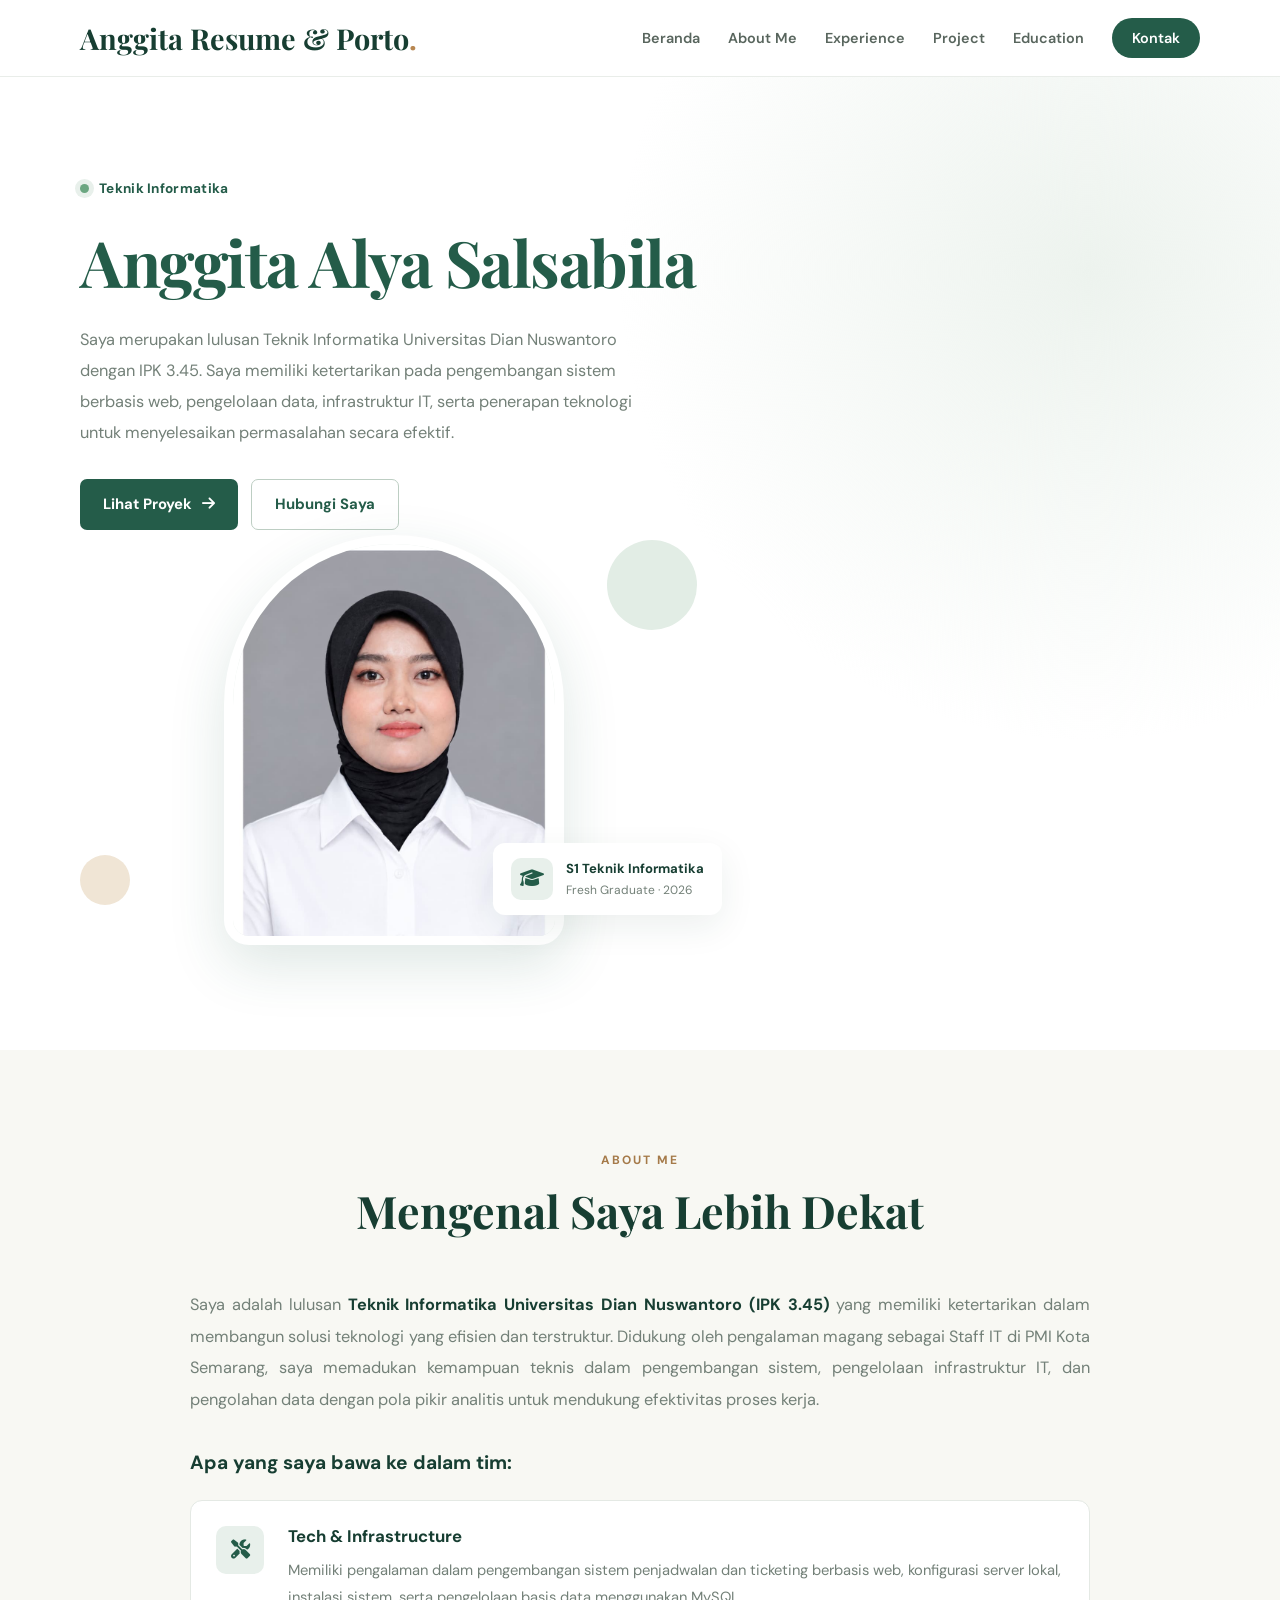
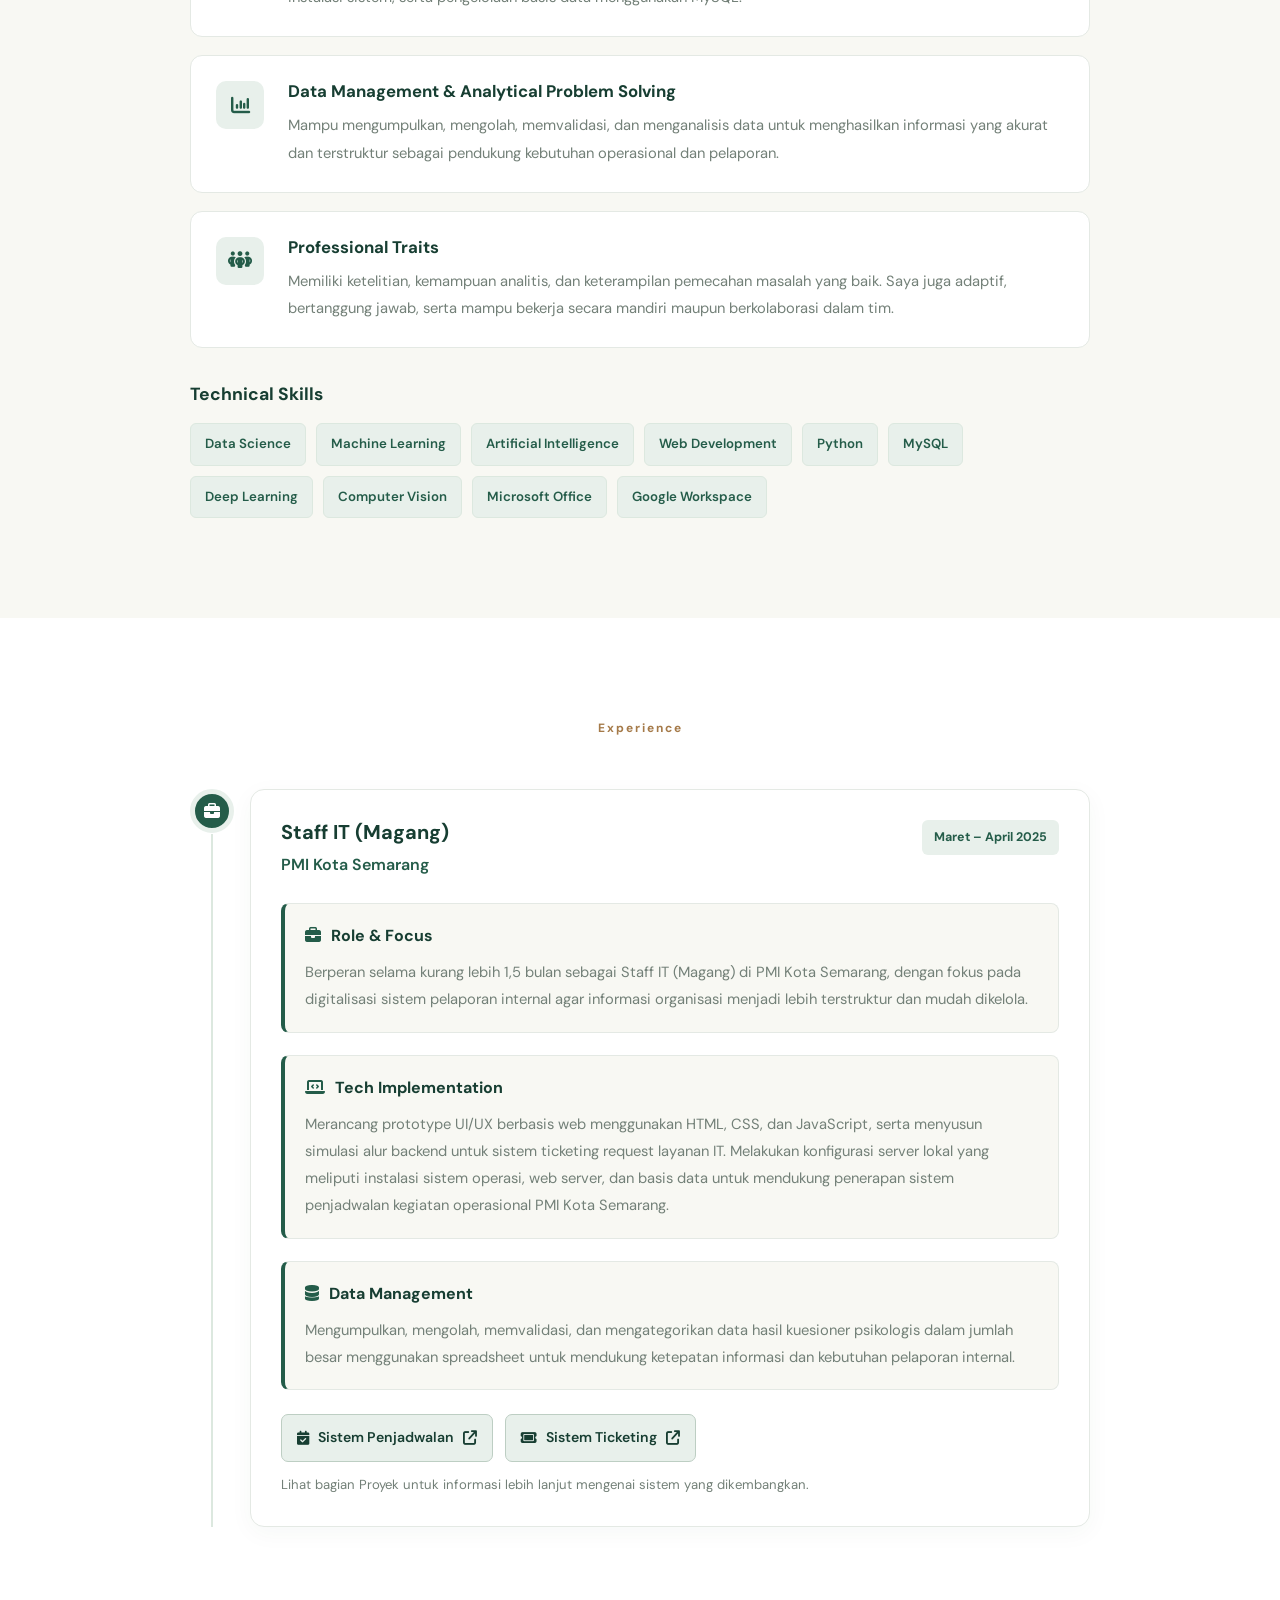
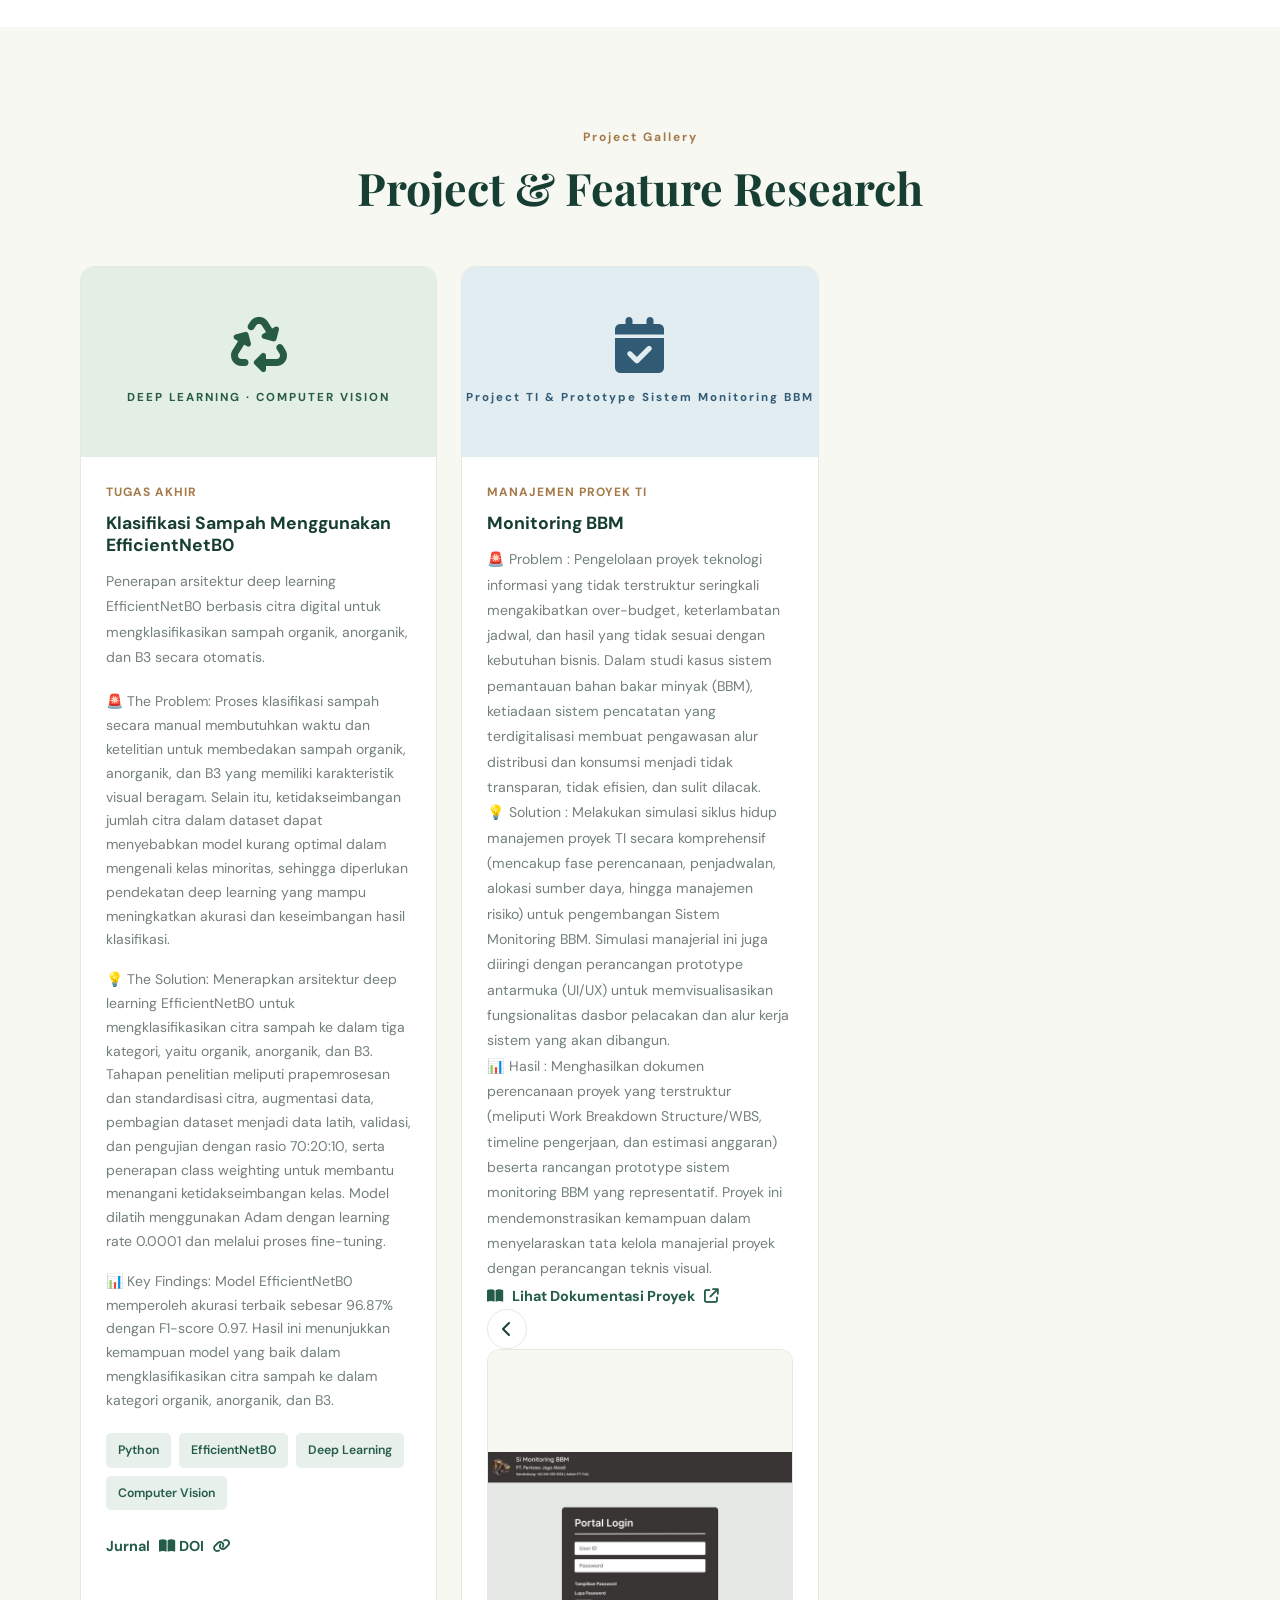
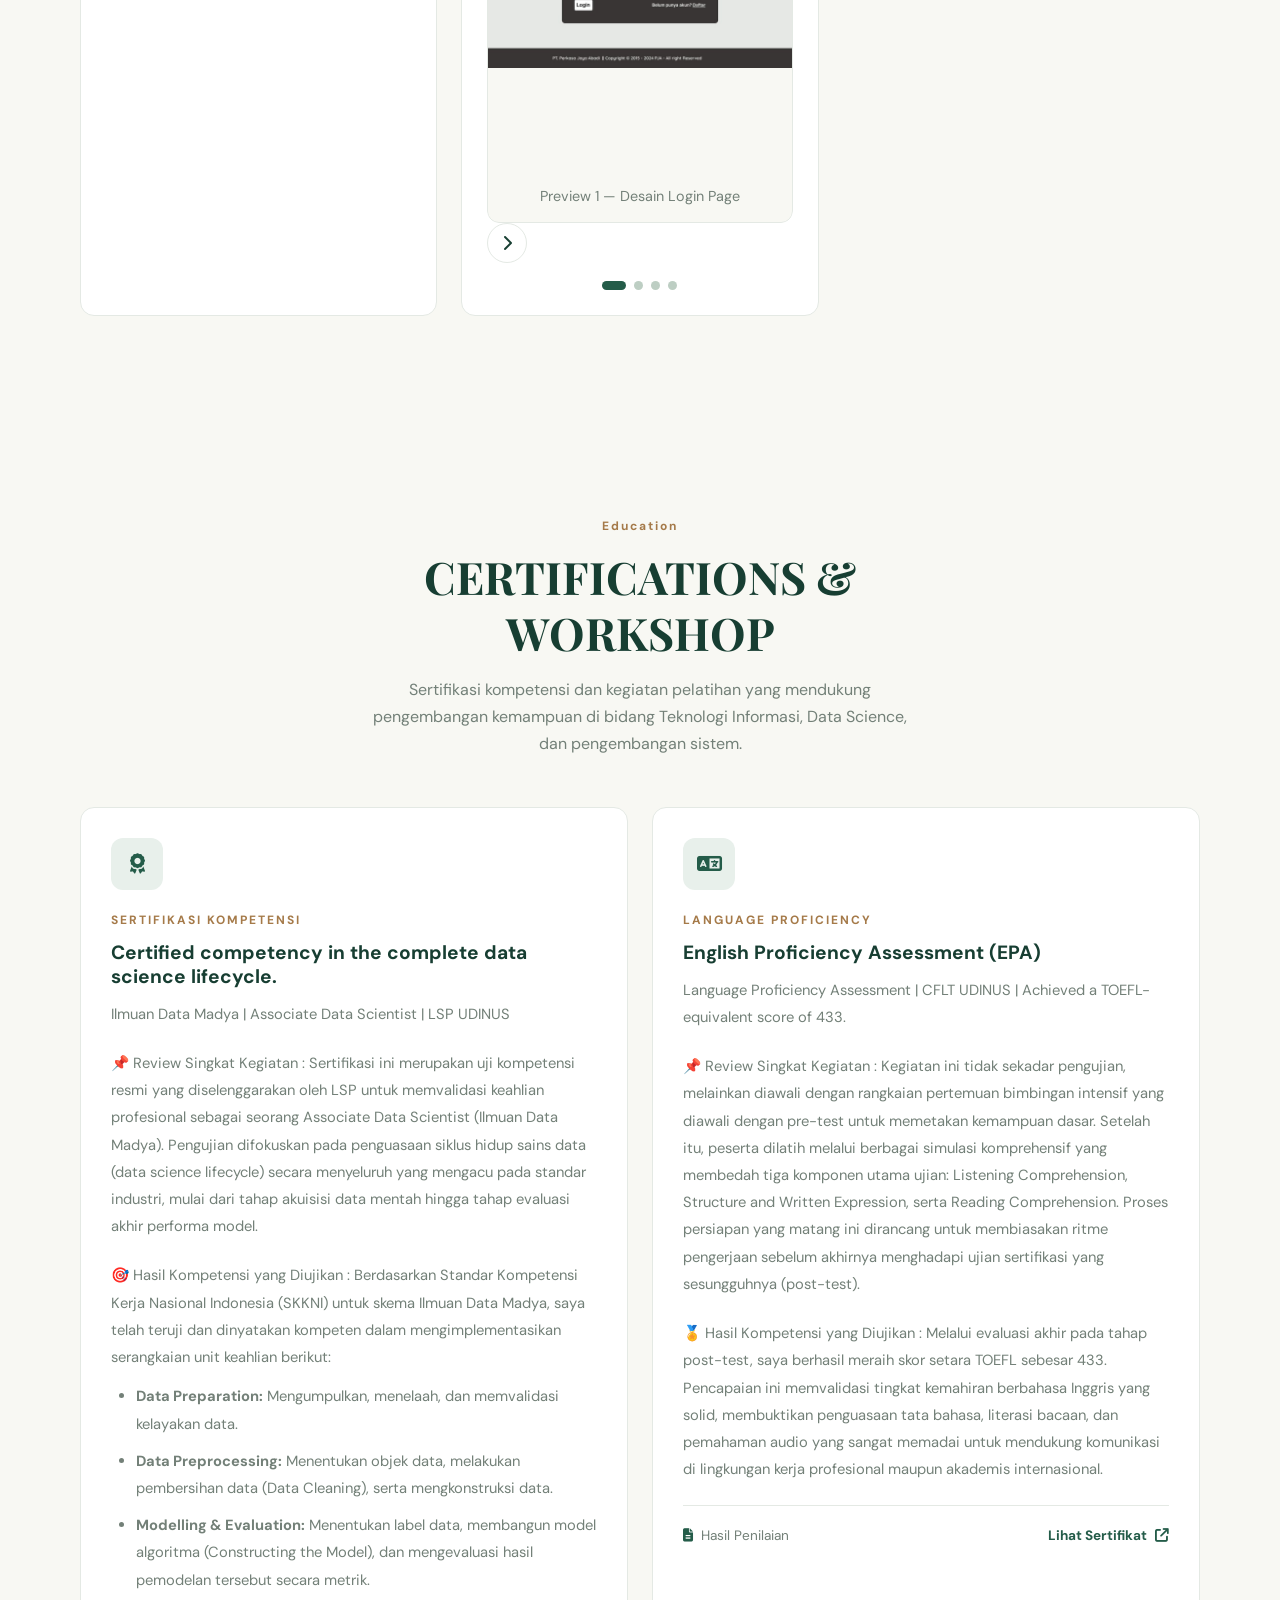
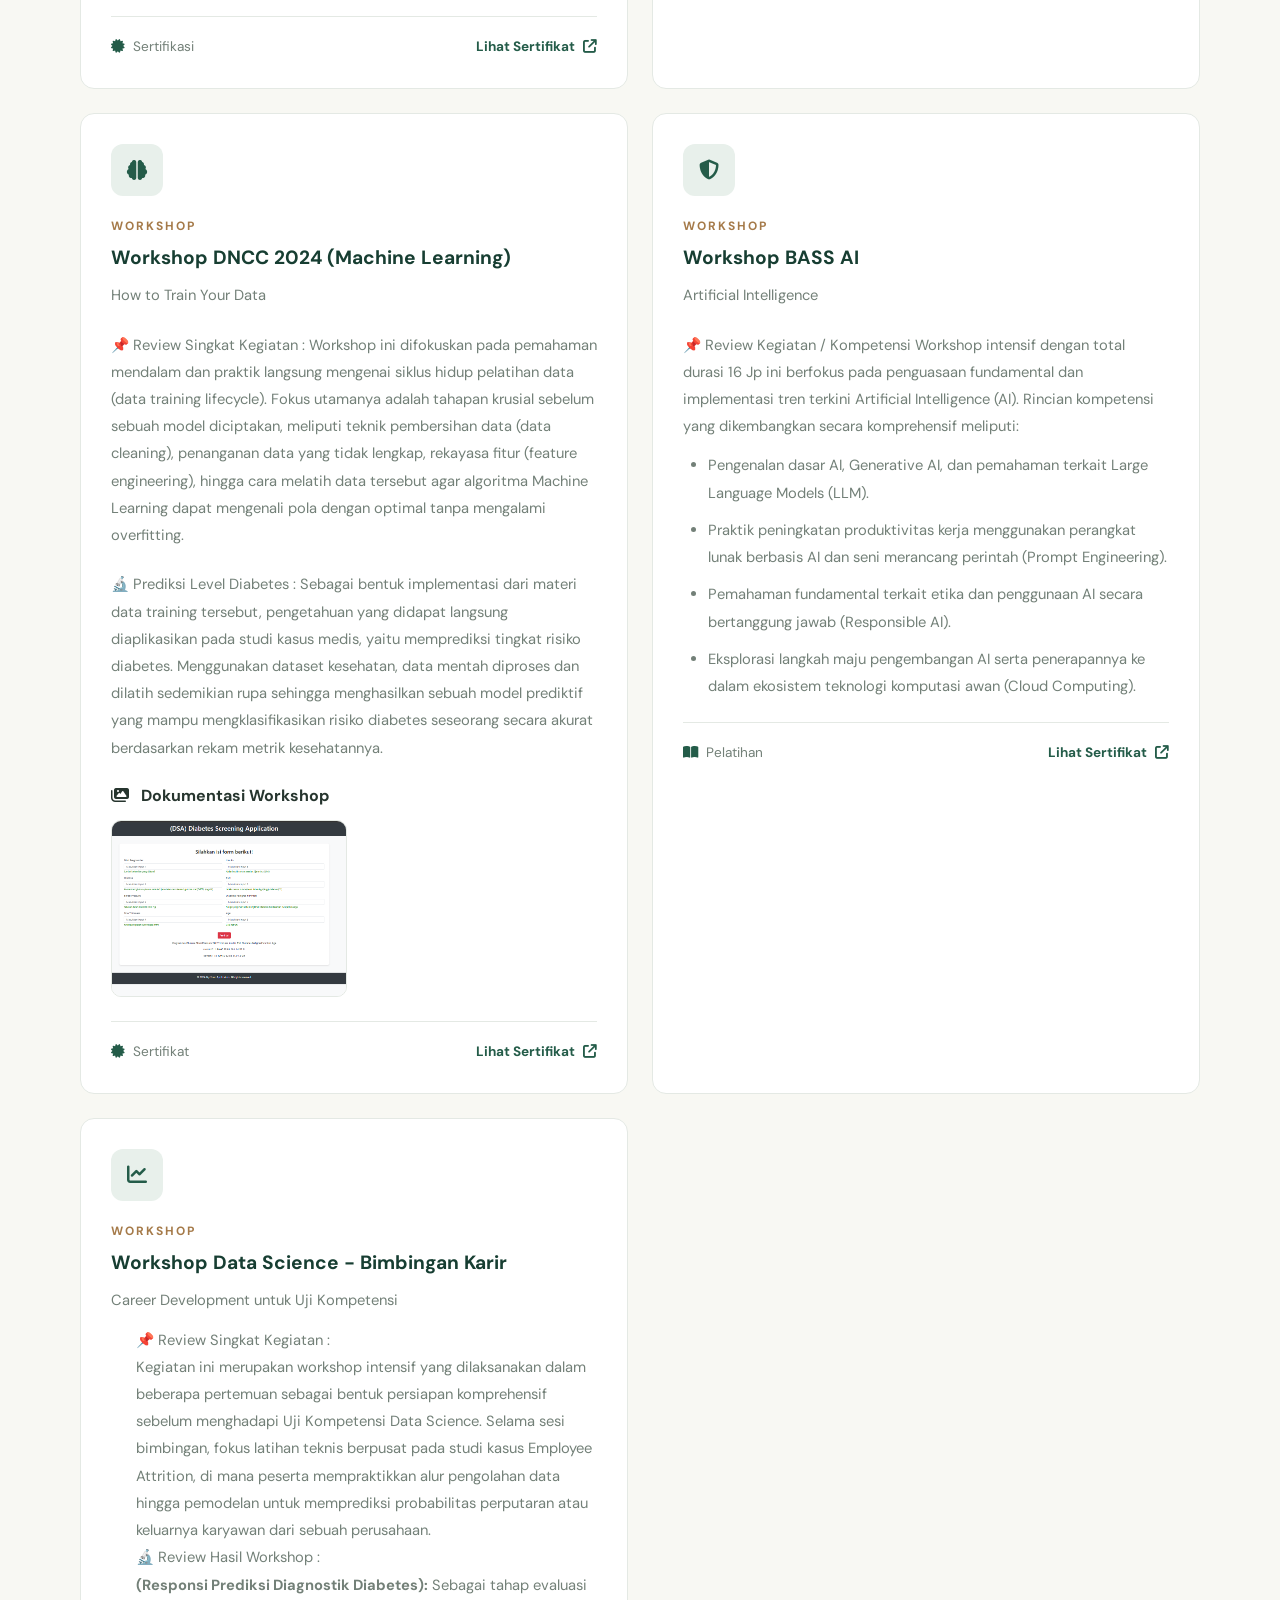
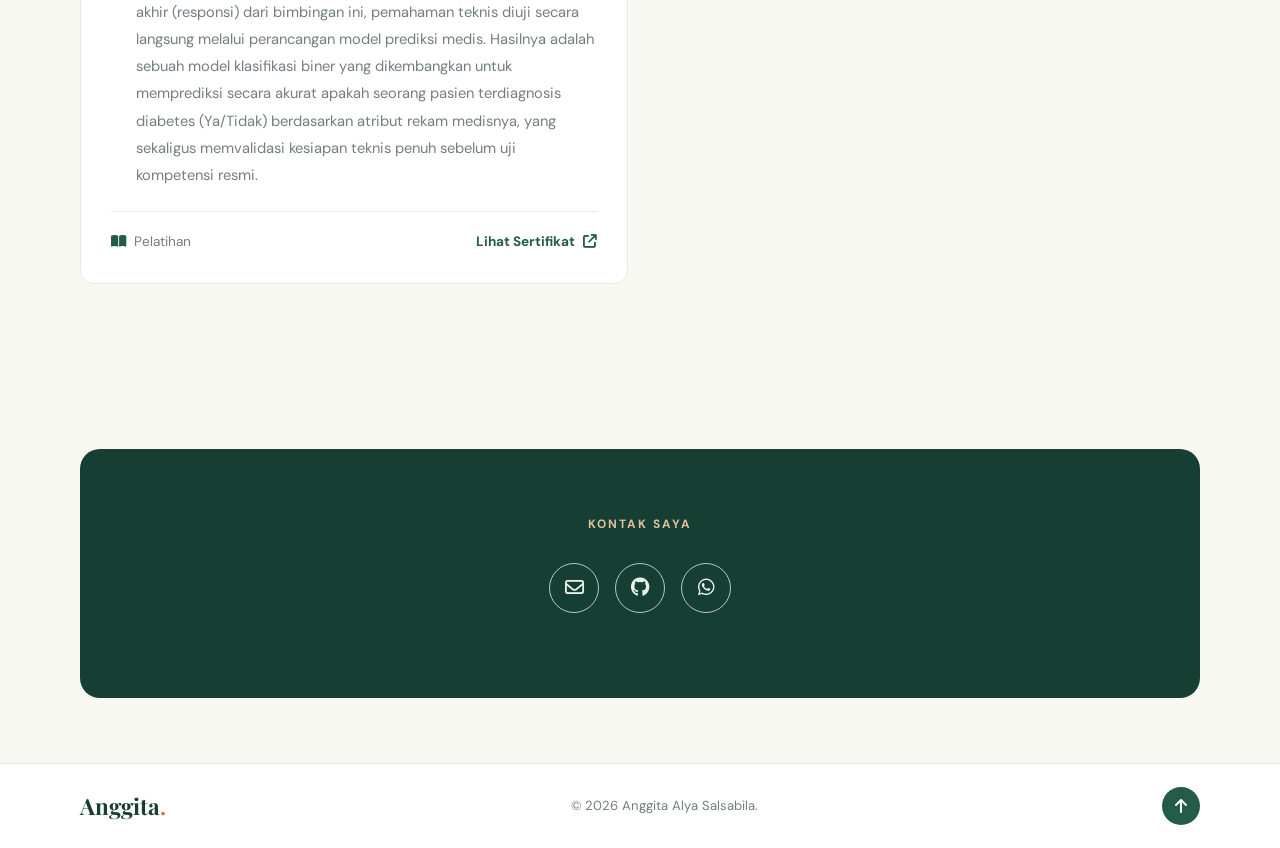
<file: index.html>
<!DOCTYPE html>
<html lang="id">
<head>
  <meta charset="UTF-8">
  <meta name="viewport" content="width=device-width, initial-scale=1.0">
  <meta name="description" content="Portofolio Anggita Alya Salsabila, fresh graduate Teknik Informatika.">
  <title>Portofolio | Anggita Alya Salsabila</title>

  <!-- Menghubungkan file CSS -->
  <link rel="stylesheet" href="style.css">

  <!-- Font dari Google Fonts -->
  <link rel="preconnect" href="https://fonts.googleapis.com">
  <link rel="preconnect" href="https://fonts.gstatic.com" crossorigin>
  <link href="https://fonts.googleapis.com/css2?family=DM+Sans:wght@400;500;600;700&family=Playfair+Display:wght@600;700&display=swap" rel="stylesheet">

  <!-- Ikon Font Awesome -->
  <link rel="stylesheet" href="https://cdnjs.cloudflare.com/ajax/libs/font-awesome/6.5.2/css/all.min.css">

  <!-- Menghubungkan file JavaScript -->
  <script src="script.js" defer></script>
</head>

<body>

  <!-- NAVIGASI -->
  <header class="header">
    <nav class="navbar container">
      <a href="#home" class="logo">Anggita Resume & Porto<span>.</span></a>

      <button class="menu-toggle" id="menuToggle" aria-label="Buka menu navigasi" aria-expanded="false">
        <i class="fa-solid fa-bars"></i>
      </button>

      <ul class="nav-menu" id="navMenu">
        <li><a href="#home">Beranda</a></li>
        <li><a href="#about">About Me</a></li>
        <li><a href="#experience">Experience</a></li>
        <li><a href="#projects">Project</a></li>
        <li><a href="#certifications">Education</a></li>
        <li><a href="#contact" class="nav-contact">Kontak</a></li>
      </ul>
    </nav>
  </header>

  <main>

    <!-- BERANDA -->
    <section class="hero section" id="home">
      <div class="container hero-grid">

        <div class="hero-content">
          <p class="eyebrow">
            <span class="status-dot"></span>
            Teknik Informatika 
          </p>

          <h1><span>Anggita Alya Salsabila</span></h1>

          <p class="hero-description">
            Saya merupakan lulusan Teknik Informatika Universitas Dian Nuswantoro dengan IPK 3.45. 
            Saya memiliki ketertarikan pada pengembangan sistem berbasis web, pengelolaan data, 
            infrastruktur IT, serta penerapan teknologi untuk menyelesaikan permasalahan secara efektif.
          </p>

          <div class="hero-buttons">
            <a href="#projects" class="button button-primary">
              Lihat Proyek <i class="fa-solid fa-arrow-right"></i>
            </a>
            <a href="#contact" class="button button-outline">
              Hubungi Saya
            </a>
          </div>

        <div class="hero-visual">
          <div class="photo-frame">
            <!-- Pastikan foto berada di images/foto-anggita.jpg -->
            <img src="images/pas foto.jpg" alt="Foto Anggita Alya Salsabila"
                 class="profile-photo"
                 onerror="this.style.display='none'; this.nextElementSibling.style.display='flex';">

            <div class="photo-placeholder">
              <i class="fa-solid fa-user"></i>
              <span>Tambahkan foto kamu</span>
            </div>
          </div>

          <div class="floating-card">
            <i class="fa-solid fa-graduation-cap"></i>
            <div>
              <strong>S1 Teknik Informatika</strong>
              <span>Fresh Graduate · 2026</span>
            </div>
          </div>

          <div class="decor decor-one"></div>
          <div class="decor decor-two"></div>
        </div>

      </div>
    </section>

    
    <!-- TENTANG SAYA -->
    <section class="section section-light" id="about">
    <div class="container">

        <div class="section-heading">
        <p class="section-label">ABOUT ME</p>
        <h2>Mengenal Saya Lebih Dekat</h2>
        </div>

        <div class="about-intro">
        <p>
            Saya adalah lulusan <strong>Teknik Informatika Universitas Dian
            Nuswantoro (IPK 3.45)</strong> yang memiliki ketertarikan
            dalam membangun solusi teknologi yang efisien dan terstruktur.
            Didukung oleh pengalaman magang sebagai Staff IT di PMI Kota
            Semarang, saya memadukan kemampuan teknis dalam pengembangan
            sistem, pengelolaan infrastruktur IT, dan pengolahan data dengan
            pola pikir analitis untuk mendukung efektivitas proses kerja.
        </p>
        </div>

        <h3 class="about-subtitle">Apa yang saya bawa ke dalam tim:</h3>

        <div class="about-list">

        <div class="about-item">
            <div class="about-icon">
            <i class="fa-solid fa-screwdriver-wrench"></i>
            </div>
            <div>
            <h3>Tech &amp; Infrastructure</h3>
            <p>
                Memiliki pengalaman dalam pengembangan sistem penjadwalan
                dan ticketing berbasis web, konfigurasi server lokal,
                instalasi sistem, serta pengelolaan basis data menggunakan MySQL.
            </p>
            </div>
        </div>

        <div class="about-item">
            <div class="about-icon">
            <i class="fa-solid fa-chart-column"></i>
            </div>
            <div>
            <h3>Data Management &amp; Analytical Problem Solving</h3>
            <p>
                Mampu mengumpulkan, mengolah, memvalidasi, dan menganalisis
                data untuk menghasilkan informasi yang akurat dan terstruktur
                sebagai pendukung kebutuhan operasional dan pelaporan.
            </p>
            </div>
        </div>

        <div class="about-item">
            <div class="about-icon">
            <i class="fa-solid fa-people-group"></i>
            </div>
            <div>
            <h3>Professional Traits</h3>
            <p>
                Memiliki ketelitian, kemampuan analitis, dan keterampilan
                pemecahan masalah yang baik. Saya juga adaptif, bertanggung
                jawab, serta mampu bekerja secara mandiri maupun
                berkolaborasi dalam tim.
            </p>
            </div>
        </div>

        </div>

        <div class="about-tech">
        <h3>Technical Skills</h3>
        <div class="about-tech-list">
            <span>Data Science</span>
            <span>Machine Learning</span>
            <span>Artificial Intelligence</span>
            <span>Web Development</span>
            <span>Python</span>
            <span>MySQL</span>
            <span>Deep Learning</span>
            <span>Computer Vision</span>
            <span>Microsoft Office</span>
            <span>Google Workspace</span>
        </div>
        </div>

    </div>
    </section>

    <!-- PENGALAMAN -->
    <section class="section" id="experience">
    <div class="container">

        <div class="section-heading">
        <p class="section-label">Experience</p>
        </div>

        <div class="timeline">
        <div class="timeline-item">

            <div class="timeline-marker">
            <i class="fa-solid fa-briefcase"></i>
            </div>

            <div class="timeline-card">

            <div class="timeline-top">
                <div>
                <h3>Staff IT (Magang)</h3>
                <p class="company">PMI Kota Semarang</p>
                </div>
                <span class="date-badge">Maret – April 2025</span>
            </div>

            <div class="experience-list">

                <div class="experience-item">
                <h4>
                    <i class="fa-solid fa-briefcase"></i>
                    Role &amp; Focus
                </h4>
                <p>
                    Berperan selama kurang lebih 1,5 bulan sebagai Staff IT
                    (Magang) di PMI Kota Semarang, dengan fokus pada digitalisasi
                    sistem pelaporan internal agar informasi organisasi menjadi
                    lebih terstruktur dan mudah dikelola.
                </p>
                </div>

                <div class="experience-item">
                <h4>
                    <i class="fa-solid fa-laptop-code"></i>
                    Tech Implementation
                </h4>
                <p>
                    Merancang prototype UI/UX berbasis web menggunakan HTML,
                    CSS, dan JavaScript, serta menyusun simulasi alur backend
                    untuk sistem ticketing request layanan IT. Melakukan
                    konfigurasi server lokal yang meliputi instalasi sistem
                    operasi, web server, dan basis data untuk mendukung
                    penerapan sistem penjadwalan kegiatan operasional
                    PMI Kota Semarang.
                </p>
                </div>

                <div class="experience-item">
                <h4>
                    <i class="fa-solid fa-database"></i>
                    Data Management
                </h4>
                <p>
                    Mengumpulkan, mengolah, memvalidasi, dan mengategorikan
                    data hasil kuesioner psikologis dalam jumlah besar
                    menggunakan spreadsheet untuk mendukung ketepatan
                    informasi dan kebutuhan pelaporan internal.
                </p>
                </div>

            </div>
          
            <div class="experience-details">
            <a href="penjadwalan.html"
                class="experience-detail-link"
                target="_blank"
                rel="noopener noreferrer">
                <i class="fa-solid fa-calendar-check"></i>
                Sistem Penjadwalan
                <i class="fa-solid fa-arrow-up-right-from-square"></i>
            </a>

            <a href="ticketing.html"
                class="experience-detail-link"
                target="_blank"
                rel="noopener noreferrer">
                <i class="fa-solid fa-ticket"></i>
                Sistem Ticketing
                <i class="fa-solid fa-arrow-up-right-from-square"></i>
            </a>
            </div>

            <p class="experience-note">
                Lihat bagian Proyek untuk informasi lebih lanjut mengenai
                sistem yang dikembangkan.
            </p>

            </div>
        </div>
        </div>

    </div>
    </section>

     <!-- PROYEK -->
    <section class="section section-light" id="projects">
      <div class="container">

        <div class="section-heading">
          <p class="section-label">Project Gallery</p>
          <h2>Project &amp; Feature Research</h2>
        </div>

        <div class="project-grid">

          <!-- PROYEK 1: KLASIFIKASI SAMPAH -->
          <article class="project-card">
            <div class="project-visual project-green">
              <i class="fa-solid fa-recycle"></i>
              <span>DEEP LEARNING · COMPUTER VISION</span>
            </div>

            <div class="project-body">
              <p class="project-category">Tugas Akhir</p>

              <h3>Klasifikasi Sampah Menggunakan EfficientNetB0</h3>

              <p>
                Penerapan arsitektur deep learning EfficientNetB0 berbasis
                citra digital untuk mengklasifikasikan sampah organik,
                anorganik, dan B3 secara otomatis.
              </p>
              <div class="project-description">
                <p>
                   🚨 The Problem: Proses klasifikasi sampah secara manual membutuhkan waktu dan ketelitian untuk membedakan 
                sampah organik, anorganik, dan B3 yang memiliki karakteristik visual beragam. 
                Selain itu, ketidakseimbangan jumlah citra dalam dataset dapat menyebabkan model kurang optimal dalam mengenali kelas minoritas, 
                sehingga diperlukan pendekatan deep learning yang mampu meningkatkan akurasi dan keseimbangan hasil klasifikasi.</p>
                <p>
                💡 The Solution: Menerapkan arsitektur deep learning EfficientNetB0 untuk mengklasifikasikan citra 
                sampah ke dalam tiga kategori, yaitu organik, anorganik, dan B3. Tahapan penelitian meliputi 
                prapemrosesan dan standardisasi citra, augmentasi data, pembagian dataset menjadi data latih, 
                validasi, dan pengujian dengan rasio 70:20:10, serta penerapan class weighting untuk membantu 
                menangani ketidakseimbangan kelas. Model dilatih menggunakan Adam dengan learning rate 0.0001 dan melalui proses fine-tuning. </p>
                <p>
                📊 Key Findings: Model EfficientNetB0 memperoleh akurasi terbaik sebesar 96.87% dengan F1-score 0.97. 
                Hasil ini menunjukkan kemampuan model yang baik dalam mengklasifikasikan citra sampah 
                ke dalam kategori organik, anorganik, dan B3. </p>

              </div>

              <div class="tag-list">
                <span>Python</span>
                <span>EfficientNetB0</span>
                <span>Deep Learning</span>
                <span>Computer Vision</span>
              </div>

              
                <div class="project-actions">
                <a
                    href="https://ejurnal.stmik-budidarma.ac.id/index.php/jurikom/article/view/9360"
                    class="text-button"
                    target="_blank"
                    rel="noopener noreferrer">
                    Jurnal <i class="fa-solid fa-book-open"></i>
                </a>
                <a
                    href="https://doi.org/10.30865/jurikom.v12i6.9360"
                    class="text-button"
                    target="_blank"
                    rel="noopener noreferrer">
                    DOI <i class="fa-solid fa-link"></i>
                </a>
                </div>   
            </div>
          </article>

          <!-- PROYEK 2: SISTEM PENJADWALAN DAN TICKETING -->
          <article class="project-card">
            <div class="project-visual project-blue">
              <i class="fa-solid fa-calendar-check"></i>
              <span>Project TI & Prototype Sistem Monitoring BBM</span>
            </div>

            <div class="project-body">
              <p class="project-category">Manajemen Proyek TI</p>

              <h3>Monitoring BBM</h3>

              <p>
                🚨 Problem :
                  Pengelolaan proyek teknologi informasi yang tidak terstruktur seringkali mengakibatkan over-budget, 
                  keterlambatan jadwal, dan hasil yang tidak sesuai dengan kebutuhan bisnis. Dalam studi kasus sistem 
                  pemantauan bahan bakar minyak (BBM), ketiadaan sistem pencatatan yang terdigitalisasi membuat pengawasan 
                  alur distribusi dan konsumsi menjadi tidak transparan, tidak efisien, dan sulit dilacak.
                </p>
                <p>
                  💡 Solution :
                  Melakukan simulasi siklus hidup manajemen proyek TI secara komprehensif (mencakup fase perencanaan, 
                  penjadwalan, alokasi sumber daya, hingga manajemen risiko) untuk pengembangan Sistem Monitoring BBM. 
                  Simulasi manajerial ini juga diiringi dengan perancangan prototype antarmuka (UI/UX) untuk memvisualisasikan 
                  fungsionalitas dasbor pelacakan dan alur kerja sistem yang akan dibangun.
                </p>
                <p>
                  📊 Hasil :
                  Menghasilkan dokumen perencanaan proyek yang terstruktur (meliputi Work Breakdown Structure/WBS, timeline pengerjaan,
                  dan estimasi anggaran) beserta rancangan prototype sistem monitoring BBM yang representatif. Proyek ini mendemonstrasikan 
                  kemampuan dalam menyelaraskan tata kelola manajerial proyek dengan perancangan teknis visual.
              </p>
              <div class="project-notion-link">
                <a
                  href="https://app.notion.com/p/Project-Sistem-Monitoring-BBM-151400d983f980e4b342f1f93f2ae5f1?source=copy_link"
                  target="_blank"
                  rel="noopener noreferrer"
                  class="text-button"
                >
                  <i class="fa-solid fa-book-open"></i>
                  Lihat Dokumentasi Proyek
                  <i class="fa-solid fa-arrow-up-right-from-square"></i>
                </a>
              </div>

              <!-- Preview Prototype Monitoring BBM -->
              <div class="project-slider" id="monitoringSlider">

                <button
                  class="slider-button slider-prev"
                  type="button"
                  aria-label="Gambar sebelumnya"
                >
                  <i class="fa-solid fa-chevron-left"></i>
                </button>

                <div class="preview-track" id="previewTrack">

                  <figure class="preview-item">
                    <img
                      src="images/MPTI 1.jpg"
                      alt="Prototype Monitoring BBM - Login"
                    >
                    <figcaption>Preview 1 — Desain Login Page</figcaption>
                  </figure>

                  <figure class="preview-item">
                    <img
                      src="images/MPTI 2.jpg"
                      alt="Prototype Monitoring BBM - Dashboard"
                    >
                    <figcaption>Preview 2 — Desain Dashboard</figcaption>
                  </figure>

                  <figure class="preview-item">
                    <img
                      src="images/MPTI 3.jpg"
                      alt="Prototype Monitoring BBM - Input Data"
                    >
                    <figcaption>Preview 3 — Desain Monitoring</figcaption>
                  </figure>

                  <figure class="preview-item">
                    <img
                      src="images/MPTI 4.jpg"
                      alt="Prototype Monitoring BBM - Register"
                    >
                    <figcaption>Preview 4 — Desain Database</figcaption>
                  </figure>

                  <figure class="preview-item">
                    <img
                      src="images/MPTI 5.jpg"
                      alt="Prototype Monitoring BBM - Register"
                    >
                    <figcaption>Preview 5 — Desain Edit Profile</figcaption>
                  </figure>

                </div>

                <button
                  class="slider-button slider-next"
                  type="button"
                  aria-label="Gambar berikutnya"
                >
                  <i class="fa-solid fa-chevron-right"></i>
                </button>

              </div>

              <div class="slider-indicators" id="sliderIndicators">
                <button type="button" aria-label="Tampilkan gambar 1"
                  class="active"></button>
                <button type="button" aria-label="Tampilkan gambar 2"></button>
                <button type="button" aria-label="Tampilkan gambar 3"></button>
                <button type="button" aria-label="Tampilkan gambar 4"></button>
              </div>

            </div>
          </article>
        </div>
      </div>
    </section>

    
    <!-- CERTIFICATIONS & WORKSHOPS -->
    <section class="section section-light" id="certifications">
      <div class="container">

        <div class="section-heading">
          <p class="section-label">Education</p>
          <h2>CERTIFICATIONS & WORKSHOP</h2>
          <p>
            Sertifikasi kompetensi dan kegiatan pelatihan yang mendukung
            pengembangan kemampuan di bidang Teknologi Informasi,
            Data Science, dan pengembangan sistem.
          </p>
        </div>

        <div class="certification-grid">

          <!-- SERTIFIKASI 1 -->
          <article class="certification-card">
            <div class="icon-box">
              <i class="fa-solid fa-award"></i>
            </div>

            <p class="section-label">SERTIFIKASI KOMPETENSI</p>
            <h3>Certified competency in the complete data science lifecycle.</h3>
            <p class="certification-organizer">
               Ilmuan Data Madya | Associate Data Scientist | LSP UDINUS </p>
            <p>
              📌 Review Singkat Kegiatan :
              Sertifikasi ini merupakan uji kompetensi resmi yang diselenggarakan oleh LSP untuk memvalidasi keahlian profesional sebagai 
              seorang Associate Data Scientist (Ilmuan Data Madya). Pengujian difokuskan pada penguasaan siklus hidup sains data (data science lifecycle) secara menyeluruh yang 
              mengacu pada standar industri, mulai dari tahap akuisisi data mentah hingga tahap evaluasi akhir performa model.</p>

              <p>🎯 Hasil Kompetensi yang Diujikan :
              Berdasarkan Standar Kompetensi Kerja Nasional Indonesia (SKKNI) untuk skema Ilmuan Data Madya, 
              saya telah teruji dan dinyatakan kompeten dalam mengimplementasikan serangkaian unit keahlian berikut:</p>
              
            <ul class="competency-list">
              <li>
                <strong>Data Preparation:</strong>
                Mengumpulkan, menelaah, dan memvalidasi kelayakan data.
              </li>
              <li>
                <strong>Data Preprocessing:</strong>
                Menentukan objek data, melakukan pembersihan data (Data Cleaning), serta mengkonstruksi data.
              </li>
              <li>
                <strong>Modelling &amp; Evaluation:</strong>
                Menentukan label data, membangun model algoritma (Constructing the Model), dan mengevaluasi hasil pemodelan tersebut secara metrik.
              </li>
            </ul>
            <div class="certification-link">
              <span>
                <i class="fa-solid fa-certificate"></i>
                Sertifikasi
              </span>
              <a href="https://drive.google.com/file/d/1eIQd1YK5WyIBb42dD-jFgxNdJgKgoC8M/view?usp=drive_link" target="_blank" rel="noopener noreferrer">
                Lihat Sertifikat
                <i class="fa-solid fa-arrow-up-right-from-square"></i>
              </a>
            </div>
          </article>

          <!-- SERTIFIKASI 2 -->
          <article class="certification-card">
            <div class="icon-box">
              <i class="fa-solid fa-language"></i>
            </div>

            <p class="section-label">LANGUAGE PROFICIENCY</p>
            <h3>English Proficiency Assessment (EPA)</h3>
            <p class="certification-organizer">
              Language Proficiency Assessment | CFLT UDINUS | Achieved a TOEFL- equivalent score of 433.
            </p>
            <p>
              📌 Review Singkat Kegiatan : 
              Kegiatan ini tidak sekadar pengujian, melainkan diawali dengan rangkaian pertemuan 
              bimbingan intensif yang diawali dengan pre-test untuk memetakan kemampuan dasar. Setelah itu, 
              peserta dilatih melalui berbagai simulasi komprehensif yang membedah tiga komponen utama ujian: 
              Listening Comprehension, Structure and Written Expression, serta Reading Comprehension. 
              Proses persiapan yang matang ini dirancang untuk membiasakan ritme pengerjaan sebelum akhirnya
              menghadapi ujian sertifikasi yang sesungguhnya (post-test).</p>
              <p>
              🏅 Hasil Kompetensi yang Diujikan : 
              Melalui evaluasi akhir pada tahap post-test, saya berhasil meraih skor setara TOEFL sebesar 433.
              Pencapaian ini memvalidasi tingkat kemahiran berbahasa Inggris yang solid, membuktikan penguasaan tata bahasa, 
              literasi bacaan, dan pemahaman audio yang sangat memadai untuk mendukung komunikasi di lingkungan kerja profesional maupun akademis internasional.
            </p>
            <div class="certification-link">
              <span>
                <i class="fa-solid fa-file-lines"></i>
                Hasil Penilaian
              </span>
              <a href="https://drive.google.com/file/d/1LCSftJZWLrHlyk-xIdvLOvtAIErSLMKk/view?usp=drive_link" target="_blank" rel="noopener noreferrer">
                Lihat Sertifikat
                <i class="fa-solid fa-arrow-up-right-from-square"></i>
              </a>
            </div>
          </article>

          <!-- WORKSHOP 1 -->
          <article class="certification-card">
            <div class="icon-box">
              <i class="fa-solid fa-brain"></i>
            </div>

            <p class="section-label">WORKSHOP</p>
            <h3>Workshop DNCC 2024 (Machine Learning)</h3>
            <p class="certification-organizer">
            How to Train Your Data
            </p>
            <p>
              📌 Review Singkat Kegiatan : 
              Workshop ini difokuskan pada pemahaman mendalam dan praktik langsung mengenai siklus 
              hidup pelatihan data (data training lifecycle). Fokus utamanya adalah tahapan krusial 
              sebelum sebuah model diciptakan, meliputi teknik pembersihan data (data cleaning), 
              penanganan data yang tidak lengkap, rekayasa fitur (feature engineering), hingga cara 
              melatih data tersebut agar algoritma Machine Learning dapat mengenali pola dengan optimal tanpa mengalami overfitting.
            </p>
            <p>
              🔬 Prediksi Level Diabetes :
              Sebagai bentuk implementasi dari materi data training tersebut, pengetahuan yang didapat 
              langsung diaplikasikan pada studi kasus medis, yaitu memprediksi tingkat risiko diabetes. 
              Menggunakan dataset kesehatan, data mentah diproses dan dilatih sedemikian rupa sehingga 
              menghasilkan sebuah model prediktif yang mampu mengklasifikasikan risiko diabetes seseorang 
              secara akurat berdasarkan rekam metrik kesehatannya.
            </p>

            <!-- Dokumentasi Workshop -->
            <div class="workshop-documentation">
              <h3>
                <i class="fa-solid fa-images"></i>
                Dokumentasi Workshop
              </h3>

              <div class="workshop-gallery">
                <img
                  src="images/workshop.png"
                  alt="Dokumentasi workshop"
                  class="zoomable-image"
                  onclick="openImage(this)"
                >
              </div>
            </div>

            <!-- Modal Zoom Gambar -->
            <div id="imageModal" class="image-modal"
                onclick="closeImage()">
              <span class="close-modal">&times;</span>
              <img id="modalImage" class="modal-content"
                  alt="Dokumentasi workshop diperbesar">
            </div>

            <!-- Sertifikat -->
            <div class="certification-link">
              <span>
                <i class="fa-solid fa-certificate"></i>
                Sertifikat
              </span>
              <a href="https://drive.google.com/file/d/1vGYU37Z4BSMxVD9jiTibVekxca2HRxKs/view?usp=drive_link" target="_blank" rel="noopener noreferrer">
                Lihat Sertifikat
                <i class="fa-solid fa-arrow-up-right-from-square"></i>
              </a>
            </div>
          </article>

          <!-- WORKSHOP 2 -->
          <article class="certification-card">
            <div class="icon-box">
              <i class="fa-solid fa-shield-halved"></i>
            </div>

            <p class="section-label">WORKSHOP</p>
            <h3>Workshop BASS AI</h3>
            <p class="certification-organizer">
              Artificial Intelligence
            </p>
            <p>
              📌 Review Kegiatan / Kompetensi
                  Workshop intensif dengan total durasi 16 Jp ini berfokus pada penguasaan fundamental dan implementasi tren terkini Artificial 
                  Intelligence (AI). Rincian kompetensi yang dikembangkan secara komprehensif meliputi:
              <ul class="competency-list">
                  <li>
                    Pengenalan dasar AI, Generative AI, dan pemahaman terkait Large Language Models (LLM).
                  </li>
                  <li>
                    Praktik peningkatan produktivitas kerja menggunakan perangkat lunak berbasis AI dan seni merancang perintah (Prompt Engineering).
                  </li>
                  <li>
                    Pemahaman fundamental terkait etika dan penggunaan AI secara bertanggung jawab (Responsible AI).
                  </li>
                  <li>
                    Eksplorasi langkah maju pengembangan AI serta penerapannya ke dalam ekosistem teknologi komputasi awan (Cloud Computing).
                  </li>
                </ul>
            </p>

            <div class="certification-link">
              <span>
                <i class="fa-solid fa-book-open"></i>
                Pelatihan
              </span>
              <a href="https://drive.google.com/file/d/1sEd2edRD3EUb2umZDlNm_kTSlWrfvyX1/view?usp=drive_link" target="_blank" rel="noopener noreferrer">
                Lihat Sertifikat
                <i class="fa-solid fa-arrow-up-right-from-square"></i>
              </a>
            </div>
          </article>

          <!-- WORKSHOP 3 -->
          <article class="certification-card">
            <div class="icon-box">
              <i class="fa-solid fa-chart-line"></i>
            </div>

            <p class="section-label">WORKSHOP</p>
            <h3>Workshop Data Science - Bimbingan Karir</h3>
            <p class="certification-organizer">
              Career Development untuk Uji Kompetensi
            </p>
              <ul class="competency-list">
             <p> 📌 Review Singkat Kegiatan :</p>
             <p>
                  Kegiatan ini merupakan workshop intensif yang dilaksanakan dalam beberapa pertemuan
                  sebagai bentuk persiapan komprehensif sebelum menghadapi Uji Kompetensi Data Science. 
                  Selama sesi bimbingan, fokus latihan teknis berpusat pada studi kasus Employee Attrition, 
                  di mana peserta mempraktikkan alur pengolahan data hingga pemodelan untuk memprediksi 
                  probabilitas perputaran atau keluarnya karyawan dari sebuah perusahaan.</p>

              <p>🔬 Review Hasil Workshop :</P>
                <P>
                <strong>(Responsi Prediksi Diagnostik Diabetes):</strong>
                Sebagai tahap evaluasi akhir (responsi) dari bimbingan ini, pemahaman teknis diuji secara 
                langsung melalui perancangan model prediksi medis. Hasilnya adalah sebuah model klasifikasi 
                biner yang dikembangkan untuk memprediksi secara akurat apakah seorang pasien terdiagnosis 
                diabetes (Ya/Tidak) berdasarkan atribut rekam medisnya, yang sekaligus memvalidasi kesiapan 
                teknis penuh sebelum uji kompetensi resmi.
              </ul>
            </p>

            <div class="certification-link">
              <span>
                <i class="fa-solid fa-book-open"></i>
                Pelatihan
              </span>
              <a href="https://drive.google.com/file/d/1giMBC_896j8im3DZO3QI9ZDli3IJPkrG/view?usp=drive_link" target="_blank" rel="noopener noreferrer">
                Lihat Sertifikat
                <i class="fa-solid fa-arrow-up-right-from-square"></i>
              </a>
            </div>
          </article>

        </div>
      </div>
    </section>

    <!-- KONTAK -->
    <section class="section contact-section" id="contact">
      <div class="container">
        <div class="contact-card">
          <p class="section-label">KONTAK SAYA</p>

          <!-- Social Media -->
          <div class="hero-socials contact-socials">
            <a href="https://mail.google.com/mail/?view=cm&to=anggitas973@gmail.com"
              target="_blank"
              rel="noopener noreferrer"
              aria-label="Email">
              <i class="fa-regular fa-envelope"></i>
            </a>
            <a href="https://github.com/AnggitaAlya" target="_blank"
              rel="noopener noreferrer" aria-label="GitHub">
              <i class="fa-brands fa-github"></i>
            </a>

            <a href="https://wa.me/6285727205857"
            target="_blank"
            rel="noopener noreferrer"
            aria-label="WhatsApp">
            <i class="fa-brands fa-whatsapp"></i>
            </a>
          </div>
          <p class="copy-message" id="copyMessage" aria-live="polite"></p>
        </div>
      </div>
    </section>
  </main>

  <!-- FOOTER -->
  <footer class="footer">
    <div class="container footer-inner">
      <a href="#home" class="logo">Anggita<span>.</span></a>
      <p>© <span id="currentYear"></span> Anggita Alya Salsabila.</p>
      <a href="#home" class="back-top" aria-label="Kembali ke atas">
        <i class="fa-solid fa-arrow-up"></i>
      </a>
    </div>
  </footer>

  <!-- POP-UP DETAIL PROYEK -->
  <div class="modal" id="projectModal" aria-hidden="true">
    <div class="modal-backdrop" data-close-modal></div>

    <div class="modal-content" role="dialog" aria-modal="true" aria-labelledby="modalTitle">
      <button class="modal-close" id="modalClose" type="button" aria-label="Tutup detail">
        <i class="fa-solid fa-xmark"></i>
      </button>

      <p class="section-label">DETAIL PROYEK</p>
      <h2 id="modalTitle">Judul proyek</h2>
      <p id="modalDescription"></p>
      <div class="modal-result" id="modalResult"></div>
    </div>
  </div>

      <script>
        function openImage(image) {
          const modal = document.getElementById("imageModal");
          const modalImage = document.getElementById("modalImage");

          modalImage.src = image.src;
          modal.style.display = "flex";
        }

        function closeImage() {
          document.getElementById("imageModal").style.display = "none";
        }

        document.addEventListener("keydown", function(event) {
          if (event.key === "Escape") {
            closeImage();
          }
        });


        document.querySelectorAll(".project-slider").forEach((slider) => {
          const track = slider.querySelector(".preview-track");
          const items = slider.querySelectorAll(".preview-item");
          const prev = slider.querySelector(".slider-prev");
          const next = slider.querySelector(".slider-next");

          const indicators = slider.parentElement.querySelector(
            ".slider-indicators"
          );

          if (!track || !items.length || !prev || !next) return;

          let currentIndex = 0;

          function goToSlide(index) {
            currentIndex = (index + items.length) % items.length;

            track.scrollTo({
              left: items[currentIndex].offsetLeft - items[0].offsetLeft,
              behavior: "smooth"
            });

            if (indicators) {
              const buttons = indicators.querySelectorAll("button");

              buttons.forEach((button, i) => {
                button.classList.toggle("active", i === currentIndex);
              });
            }
          }

          prev.addEventListener("click", () => {
            goToSlide(currentIndex - 1);
          });

          next.addEventListener("click", () => {
            goToSlide(currentIndex + 1);
          });

          if (indicators) {
            indicators.querySelectorAll("button").forEach((button, index) => {
              button.addEventListener("click", () => {
                goToSlide(index);
              });
            });
          }

          track.addEventListener("scroll", () => {
            const trackPosition = track.scrollLeft;

            let closestIndex = 0;
            let smallestDistance = Infinity;

            items.forEach((item, index) => {
              const position = item.offsetLeft - items[0].offsetLeft;
              const distance = Math.abs(position - trackPosition);

              if (distance < smallestDistance) {
                smallestDistance = distance;
                closestIndex = index;
              }
            });

            currentIndex = closestIndex;

            if (indicators) {
              indicators.querySelectorAll("button").forEach((button, index) => {
                button.classList.toggle("active", index === currentIndex);
              });
            }
          });
        });

      </script>

</body>
</html>
</file>
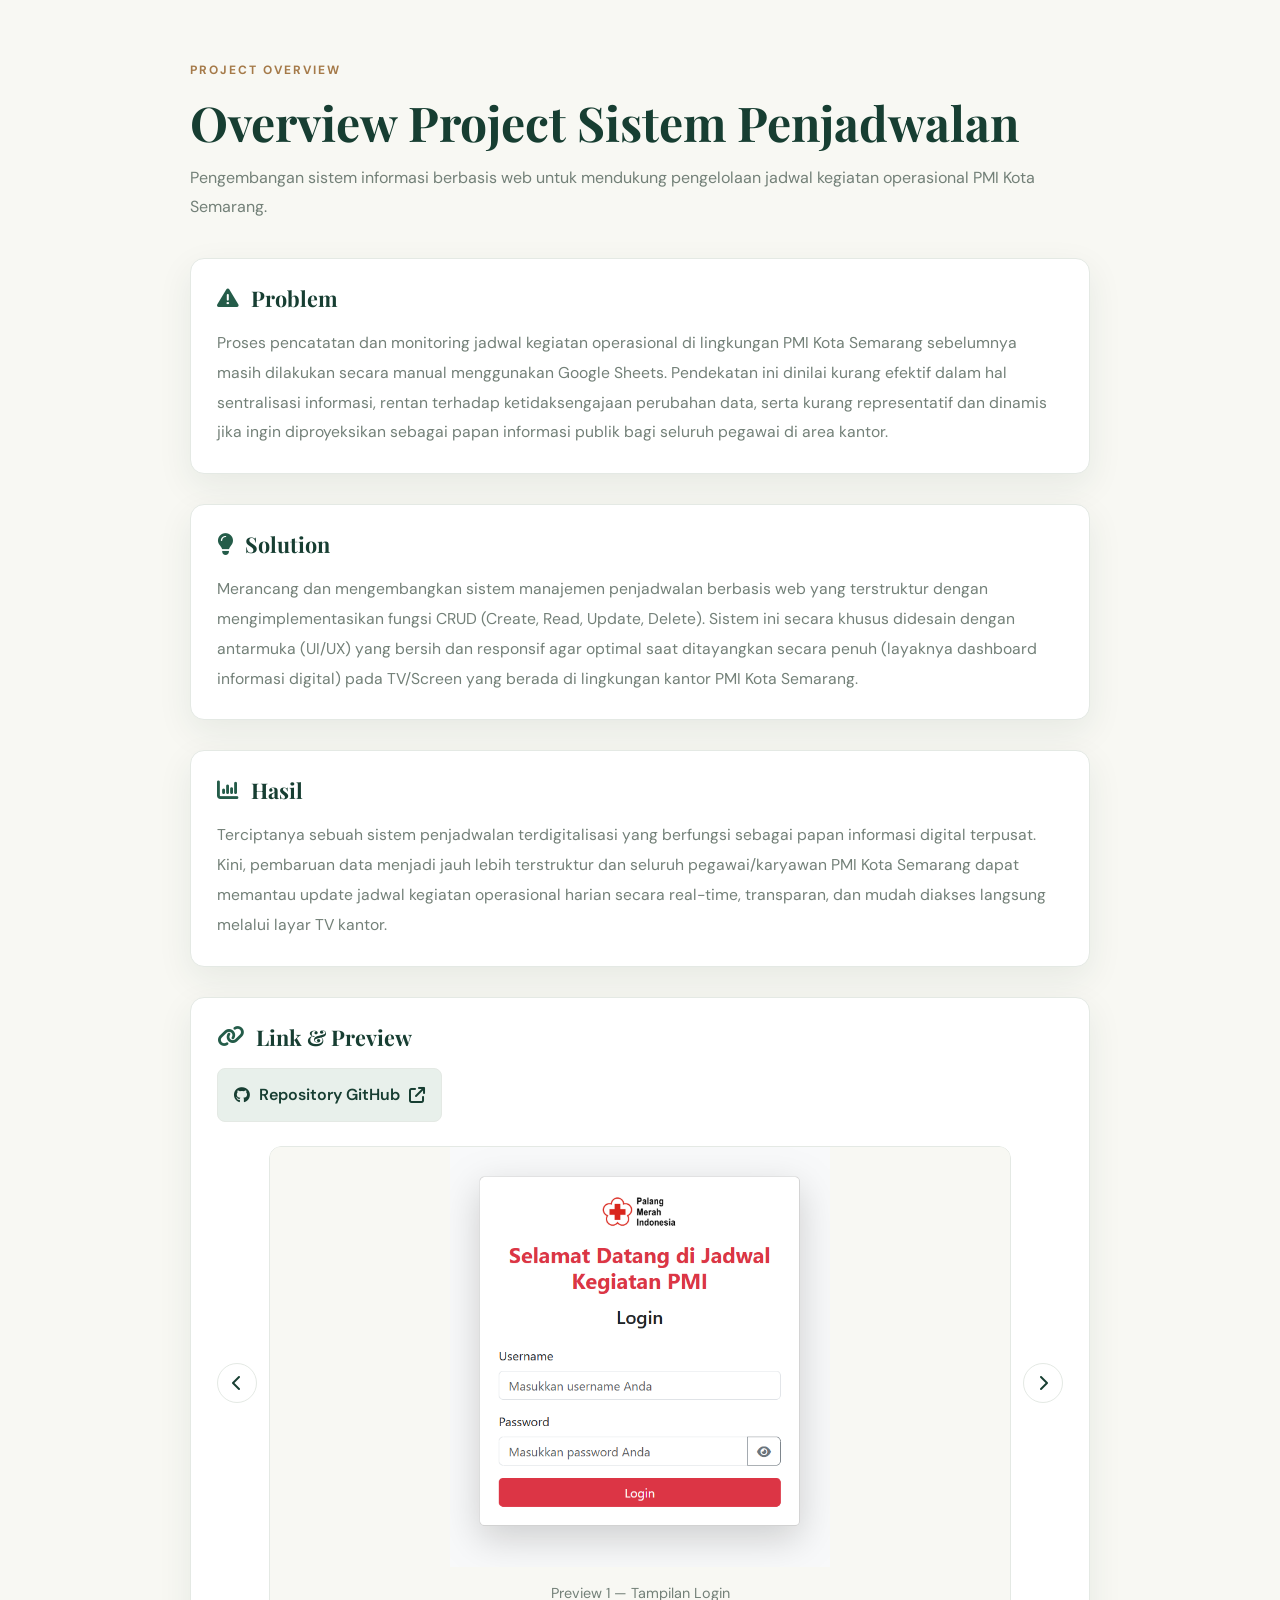
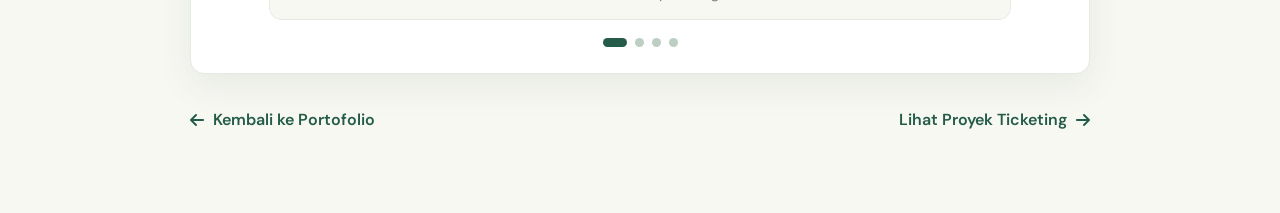
<file: penjadwalan.html>
<!DOCTYPE html>
<html lang="id">
<head>
  <meta charset="UTF-8">
  <meta name="viewport" content="width=device-width, initial-scale=1.0">

  <meta name="description"
        content="Overview proyek sistem penjadwalan PMI Kota Semarang oleh Anggita Alya Salsabila.">

  <title>Overview Project Sistem Penjadwalan | Anggita Alya Salsabila</title>

  <link rel="stylesheet" href="style.css">

  <link rel="preconnect" href="https://fonts.googleapis.com">
  <link rel="preconnect" href="https://fonts.gstatic.com" crossorigin>
  <link href="https://fonts.googleapis.com/css2?family=DM+Sans:wght@400;500;600;700&family=Playfair+Display:wght@600;700&display=swap"
        rel="stylesheet">

  <link rel="stylesheet"
        href="https://cdnjs.cloudflare.com/ajax/libs/font-awesome/6.5.2/css/all.min.css">
</head>

<body>

  <main class="overview-page section-light">
    <div class="container overview-container">

      <!-- HEADER -->
      <header class="overview-header">
        <p class="section-label">PROJECT OVERVIEW</p>
        <h1>Overview Project Sistem Penjadwalan</h1>
        <p>
          Pengembangan sistem informasi berbasis web untuk mendukung
          pengelolaan jadwal kegiatan operasional PMI Kota Semarang.
        </p>
      </header>

      <!-- PROBLEM -->
      <section class="overview-section">
        <h2>
          <i class="fa-solid fa-triangle-exclamation"></i>
          Problem
        </h2>

        <p>
          Proses pencatatan dan monitoring jadwal kegiatan operasional 
          di lingkungan PMI Kota Semarang sebelumnya masih dilakukan secara 
          manual menggunakan Google Sheets. Pendekatan ini dinilai kurang 
          efektif dalam hal sentralisasi informasi, rentan terhadap ketidaksengajaan 
          perubahan data, serta kurang representatif dan dinamis jika ingin diproyeksikan 
          sebagai papan informasi publik bagi seluruh pegawai di area kantor.
        </p>
      </section>

      <!-- SOLUTION -->
      <section class="overview-section">
        <h2>
          <i class="fa-solid fa-lightbulb"></i>
          Solution
        </h2>

        <p>
          Merancang dan mengembangkan sistem manajemen penjadwalan berbasis web 
          yang terstruktur dengan mengimplementasikan fungsi CRUD (Create, Read, Update, Delete). 
          Sistem ini secara khusus didesain dengan antarmuka (UI/UX) yang bersih dan 
          responsif agar optimal saat ditayangkan secara penuh (layaknya dashboard informasi digital) 
          pada TV/Screen yang berada di lingkungan kantor PMI Kota Semarang.
        </p>
      </section>

      <!-- HASIL -->
      <section class="overview-section">
        <h2>
          <i class="fa-solid fa-chart-column"></i>
          Hasil
        </h2>

        <p>
          Terciptanya sebuah sistem penjadwalan terdigitalisasi yang berfungsi 
          sebagai papan informasi digital terpusat. Kini, pembaruan data menjadi 
          jauh lebih terstruktur dan seluruh pegawai/karyawan PMI Kota Semarang dapat 
          memantau update jadwal kegiatan operasional harian secara real-time, transparan, 
          dan mudah diakses langsung melalui layar TV kantor.
        </p>
      </section>

      <!-- LINK DAN PREVIEW -->
      <section class="overview-section">
        <h2>
          <i class="fa-solid fa-link"></i>
          Link &amp; Preview
        </h2>

        <div class="overview-links">
          <!-- Ganti dengan link repository proyek milikmu -->
          <a class="overview-link"
             href="https://github.com/AnggitaAlya/ProjectPenjadwalanPMI.git"
             target="_blank"
             rel="noopener noreferrer">
            <i class="fa-brands fa-github"></i>
            Repository GitHub
            <i class="fa-solid fa-arrow-up-right-from-square"></i>
          </a>
        </div>
        <div class="preview-slider">

        <button class="slider-button slider-prev"
                type="button"
                aria-label="Gambar sebelumnya">
            <i class="fa-solid fa-chevron-left"></i>
        </button>

        <div class="preview-track" id="previewTrack">

            <figure class="preview-item">
            <img src="images/login.png"
                alt="Preview sistem penjadwalan pertama">
            <figcaption>Preview 1 — Tampilan Login</figcaption>
            </figure>

            <figure class="preview-item">
            <img src="images/dashboard.png"
                alt="Preview sistem penjadwalan kedua">
            <figcaption>Preview 2 — Tampilan Dashboard</figcaption>
            </figure>

            <figure class="preview-item">
            <img src="images/input.png"
                alt="Preview sistem penjadwalan ketiga">
            <figcaption>Preview 3 — Tampilan Input Jadwal</figcaption>
            </figure>

             <figure class="preview-item">
            <img src="images/register.png"
                alt="Preview sistem penjadwalan ketiga">
            <figcaption>Preview 4 — Tampilan Register</figcaption>
            </figure>

        </div>

        <button class="slider-button slider-next"
                type="button"
                aria-label="Gambar berikutnya">
            <i class="fa-solid fa-chevron-right"></i>
        </button>

        </div>

        <div class="slider-indicators" id="sliderIndicators">
        <button type="button" aria-label="Tampilkan gambar 1" class="active"></button>
        <button type="button" aria-label="Tampilkan gambar 2"></button>
        <button type="button" aria-label="Tampilkan gambar 3"></button>
        <button type="button" aria-label="Tampilkan gambar 4"></button>
        </div>

      </section>

      <!-- NAVIGASI BAWAH -->
      <footer class="overview-footer">
        <a href="index.html#experience" class="back-link">
          <i class="fa-solid fa-arrow-left"></i>
          Kembali ke Portofolio
        </a>

        <a href="ticketing.html" class="back-link">
          Lihat Proyek Ticketing
          <i class="fa-solid fa-arrow-right"></i>
        </a>
      </footer>

    </div>
  </main>

  <!-- JAVASCRIPT SLIDER PREVIEW -->
  <script>
    document.addEventListener("DOMContentLoaded", function () {
      const track = document.getElementById("previewTrack");
      const slides = Array.from(
        track.querySelectorAll(".preview-item")
      );
      const prevButton = document.querySelector(".slider-prev");
      const nextButton = document.querySelector(".slider-next");
      const indicators = Array.from(
        document.querySelectorAll("#sliderIndicators button")
      );

      let currentIndex = 0;

      function showSlide(index) {
        currentIndex = (index + slides.length) % slides.length;

        const slide = slides[currentIndex];

        track.scrollTo({
          left: slide.offsetLeft - slides[0].offsetLeft,
          behavior: "smooth"
        });

        indicators.forEach((button, i) => {
          button.classList.toggle("active", i === currentIndex);
        });
      }

      prevButton.addEventListener("click", function () {
        showSlide(currentIndex - 1);
      });

      nextButton.addEventListener("click", function () {
        showSlide(currentIndex + 1);
      });

      indicators.forEach((button, index) => {
        button.addEventListener("click", function () {
          showSlide(index);
        });
      });

      // Perbarui indikator ketika gambar digeser manual
      let scrollTimer;

      track.addEventListener("scroll", function () {
        clearTimeout(scrollTimer);

        scrollTimer = setTimeout(function () {
          const trackLeft = track.getBoundingClientRect().left;

          let nearestIndex = 0;
          let nearestDistance = Infinity;

          slides.forEach((slide, index) => {
            const distance = Math.abs(
              slide.getBoundingClientRect().left - trackLeft
            );

            if (distance < nearestDistance) {
              nearestDistance = distance;
              nearestIndex = index;
            }
          });

          currentIndex = nearestIndex;

          indicators.forEach((button, i) => {
            button.classList.toggle("active", i === currentIndex);
          });
        }, 100);
      });
    });
  </script>

</body>
</html>
</file>
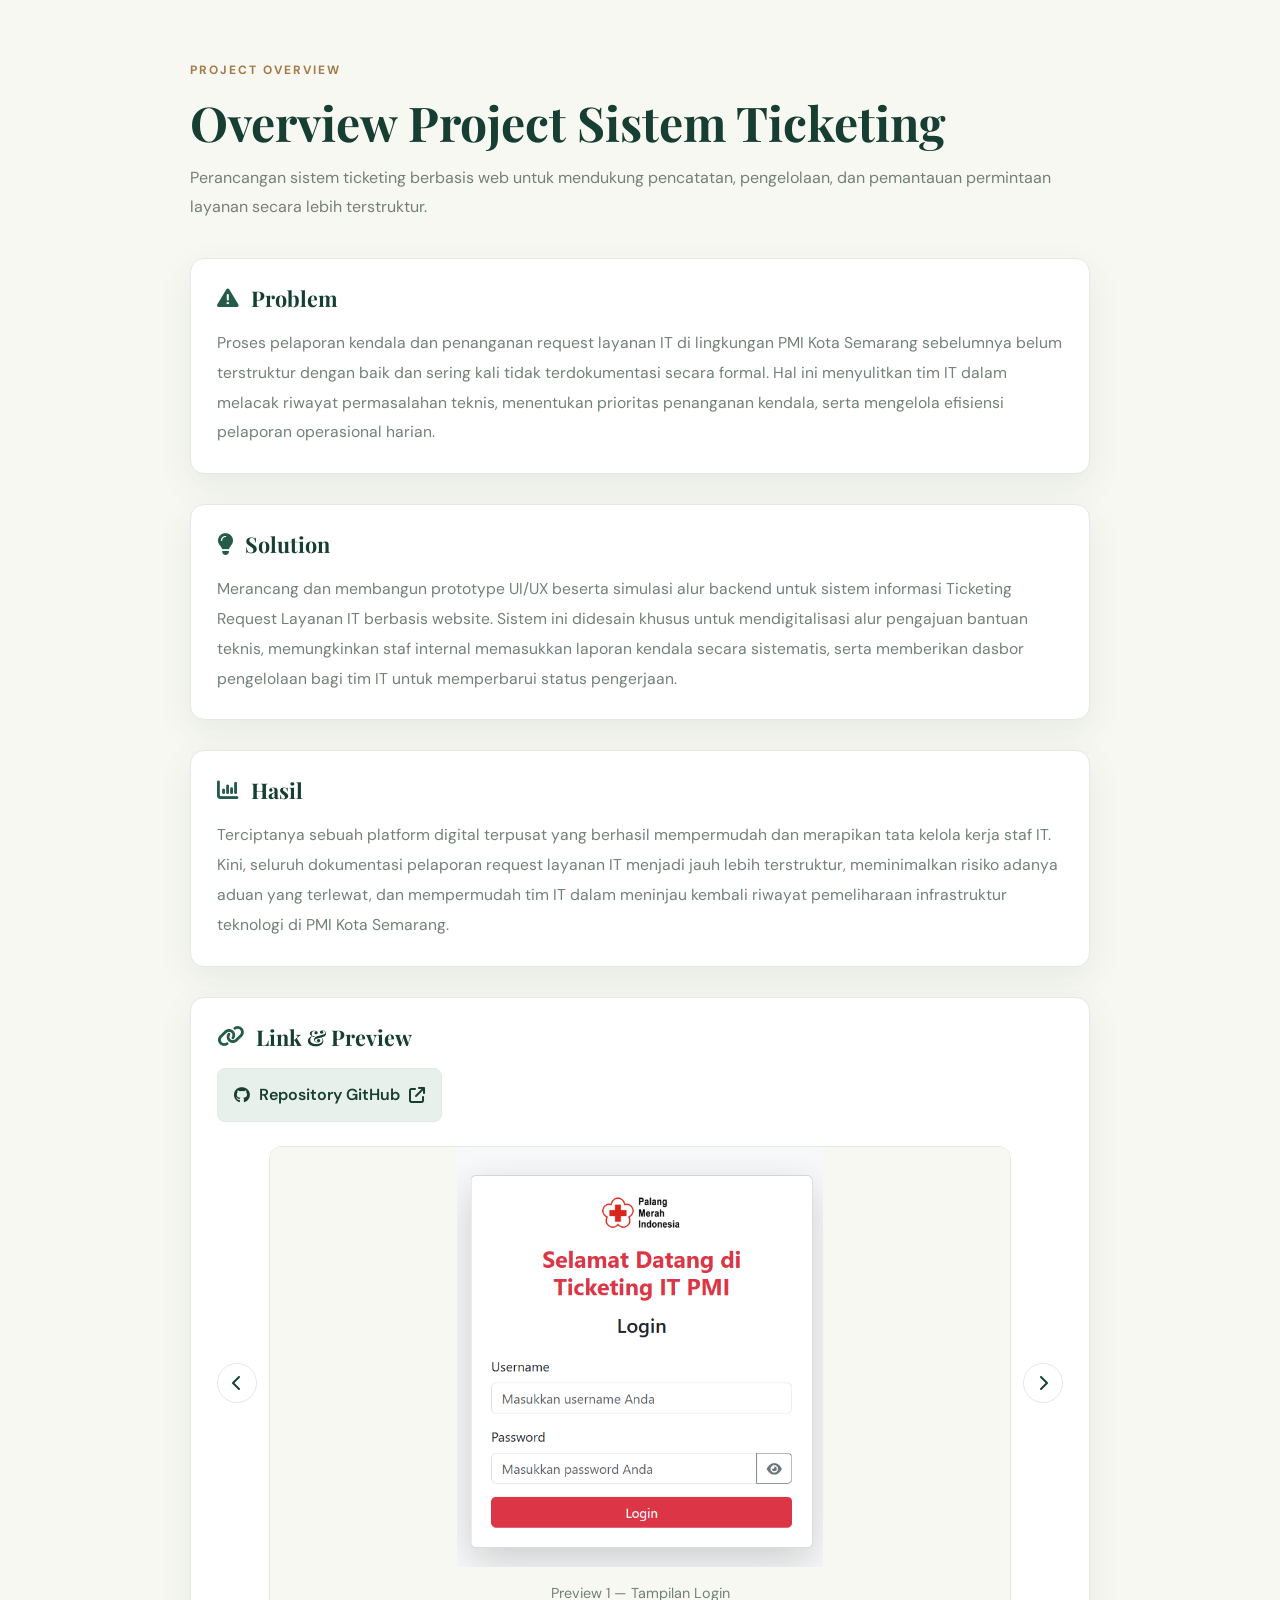
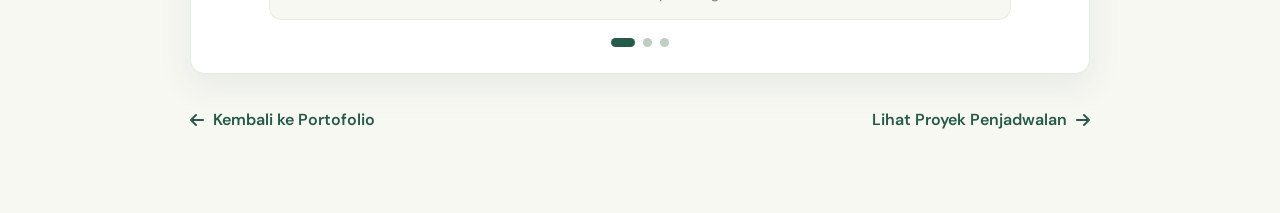
<file: ticketing.html>
<!DOCTYPE html>
<html lang="id">
<head>
  <meta charset="UTF-8">
  <meta name="viewport" content="width=device-width, initial-scale=1.0">

  <meta name="description"
        content="Overview proyek sistem ticketing berbasis web oleh Anggita Alya Salsabila.">

  <title>Overview Project Sistem Ticketing | Anggita Alya Salsabila</title>

  <link rel="stylesheet" href="style.css">

  <link rel="preconnect" href="https://fonts.googleapis.com">
  <link rel="preconnect" href="https://fonts.gstatic.com" crossorigin>

  <link href="https://fonts.googleapis.com/css2?family=DM+Sans:wght@400;500;600;700&family=Playfair+Display:wght@600;700&display=swap"
        rel="stylesheet">

  <link rel="stylesheet"
        href="https://cdnjs.cloudflare.com/ajax/libs/font-awesome/6.5.2/css/all.min.css">
</head>

<body>

  <main class="overview-page section-light">
    <div class="container overview-container">

      <!-- HEADER -->
      <header class="overview-header">
        <p class="section-label">PROJECT OVERVIEW</p>

        <h1>Overview Project Sistem Ticketing</h1>

        <p>
          Perancangan sistem ticketing berbasis web untuk mendukung
          pencatatan, pengelolaan, dan pemantauan permintaan layanan
          secara lebih terstruktur.
        </p>
      </header>

      <!-- PROBLEM -->
      <section class="overview-section">
        <h2>
          <i class="fa-solid fa-triangle-exclamation"></i>
          Problem
        </h2>

        <p>
          Proses pelaporan kendala dan penanganan request layanan IT 
          di lingkungan PMI Kota Semarang sebelumnya belum terstruktur 
          dengan baik dan sering kali tidak terdokumentasi secara formal.
          Hal ini menyulitkan tim IT dalam melacak riwayat permasalahan 
          teknis, menentukan prioritas penanganan kendala, 
          serta mengelola efisiensi pelaporan operasional harian.
        </p>
      </section>

      <!-- SOLUTION -->
      <section class="overview-section">
        <h2>
          <i class="fa-solid fa-lightbulb"></i>
          Solution
        </h2>

        <p>
          Merancang dan membangun prototype UI/UX beserta simulasi alur 
          backend untuk sistem informasi Ticketing Request Layanan IT 
          berbasis website. Sistem ini didesain khusus untuk mendigitalisasi 
          alur pengajuan bantuan teknis, memungkinkan staf internal memasukkan 
          laporan kendala secara sistematis, serta memberikan dasbor pengelolaan 
          bagi tim IT untuk memperbarui status pengerjaan.
        </p>
      </section>

      <!-- HASIL -->
      <section class="overview-section">
        <h2>
          <i class="fa-solid fa-chart-column"></i>
          Hasil
        </h2>

        <p>
          Terciptanya sebuah platform digital terpusat yang berhasil 
          mempermudah dan merapikan tata kelola kerja staf IT. 
          Kini, seluruh dokumentasi pelaporan request layanan IT 
          menjadi jauh lebih terstruktur, meminimalkan risiko adanya 
          aduan yang terlewat, dan mempermudah tim IT dalam meninjau 
          kembali riwayat pemeliharaan infrastruktur teknologi di PMI Kota Semarang.
        </p>
      </section>

      <!-- LINK DAN PREVIEW -->
      <section class="overview-section">
        <h2>
          <i class="fa-solid fa-link"></i>
          Link &amp; Preview
        </h2>

        <div class="overview-links">
          <a class="overview-link"
             href="https://github.com/AnggitaAlya/ProjectTicketingPMI.git"
             target="_blank"
             rel="noopener noreferrer">

            <i class="fa-brands fa-github"></i>
            Repository GitHub
            <i class="fa-solid fa-arrow-up-right-from-square"></i>
          </a>
        </div>

        <!-- SLIDER PREVIEW -->
        <div class="preview-slider">

          <button class="slider-button slider-prev"
                  type="button"
                  aria-label="Gambar sebelumnya">
            <i class="fa-solid fa-chevron-left"></i>
          </button>

          <div class="preview-track" id="previewTrack">

            <figure class="preview-item">
              <img src="images/Login TC.png"
                   alt="Preview sistem ticketing pertama">
              <figcaption>Preview 1 — Tampilan Login</figcaption>
            </figure>

            <figure class="preview-item">
              <img src="images/Dashboard Admin.png"
                   alt="Preview sistem ticketing kedua">
              <figcaption>Preview 2 — Dashboard</figcaption>
            </figure>

            <figure class="preview-item">
              <img src="images/Daftar Req Layanan.png"
                   alt="Preview sistem ticketing ketiga">
              <figcaption>Preview 3 — Daftar Request Layanan</figcaption>
            </figure>

            <figure class="preview-item">
              <img src="images/Register TC.png"
                   alt="Preview sistem ticketing ketiga">
              <figcaption>Preview 4 — Tampilan Register</figcaption>
            </figure>

            <figure class="preview-item">
              <img src="images/Input Req.png"
                   alt="Preview sistem ticketing ketiga">
              <figcaption>Preview 5 — Input Request Layanan</figcaption>
            </figure>

            <figure class="preview-item">
              <img src="images/Val Req.png"
                   alt="Preview sistem ticketing ketiga">
              <figcaption>Preview 6 — Validasi Request IT</figcaption>
            </figure>

          </div>

          <button class="slider-button slider-next"
                  type="button"
                  aria-label="Gambar berikutnya">
            <i class="fa-solid fa-chevron-right"></i>
          </button>

        </div>

        <div class="slider-indicators" id="sliderIndicators">
          <button type="button"
                  aria-label="Tampilkan gambar 1"
                  class="active"></button>

          <button type="button"
                  aria-label="Tampilkan gambar 2"></button>

          <button type="button"
                  aria-label="Tampilkan gambar 3"></button>
        </div>

      </section>

      <!-- NAVIGASI BAWAH -->
      <footer class="overview-footer">

        <a href="index.html#experience" class="back-link">
          <i class="fa-solid fa-arrow-left"></i>
          Kembali ke Portofolio
        </a>

        <a href="penjadwalan.html" class="back-link">
          Lihat Proyek Penjadwalan
          <i class="fa-solid fa-arrow-right"></i>
        </a>

      </footer>

    </div>
  </main>

  <!-- JAVASCRIPT SLIDER -->
  <script>
    document.addEventListener("DOMContentLoaded", function () {
      const track = document.getElementById("previewTrack");
      const slides = Array.from(
        track.querySelectorAll(".preview-item")
      );

      const prevButton = document.querySelector(".slider-prev");
      const nextButton = document.querySelector(".slider-next");

      const indicators = Array.from(
        document.querySelectorAll("#sliderIndicators button")
      );

      let currentIndex = 0;

      function showSlide(index) {
        currentIndex = (index + slides.length) % slides.length;

        track.scrollTo({
          left: slides[currentIndex].offsetLeft - slides[0].offsetLeft,
          behavior: "smooth"
        });

        indicators.forEach((button, i) => {
          button.classList.toggle("active", i === currentIndex);
        });
      }

      prevButton.addEventListener("click", function () {
        showSlide(currentIndex - 1);
      });

      nextButton.addEventListener("click", function () {
        showSlide(currentIndex + 1);
      });

      indicators.forEach((button, index) => {
        button.addEventListener("click", function () {
          showSlide(index);
        });
      });

      let scrollTimer;

      track.addEventListener("scroll", function () {
        clearTimeout(scrollTimer);

        scrollTimer = setTimeout(function () {
          let nearestIndex = 0;
          let nearestDistance = Infinity;
          const trackLeft = track.getBoundingClientRect().left;

          slides.forEach((slide, index) => {
            const distance = Math.abs(
              slide.getBoundingClientRect().left - trackLeft
            );

            if (distance < nearestDistance) {
              nearestDistance = distance;
              nearestIndex = index;
            }
          });

          currentIndex = nearestIndex;

          indicators.forEach((button, i) => {
            button.classList.toggle("active", i === currentIndex);
          });
        }, 100);
      });
    });
  </script>

</body>
</html>
</file>
<file: style.css>
/* =====================================
   1. PENGATURAN DASAR
===================================== */
:root {
  --green: #245c49;
  --green-dark: #173e32;
  --green-light: #e8f0eb;
  --cream: #f8f8f3;
  --white: #ffffff;
  --text: #26352e;
  --muted: #738078;
  --border: #e4e9e4;
  --shadow: 0 12px 35px rgba(30, 66, 49, 0.08);
}

* {
  margin: 0;
  padding: 0;
  box-sizing: border-box;
}

html {
  scroll-behavior: smooth;
  scroll-padding-top: 85px;
}

body {
  font-family: "DM Sans", sans-serif;
  color: var(--text);
  background: var(--white);
  line-height: 1.7;
}

a {
  color: inherit;
  text-decoration: none;
}

button {
  font: inherit;
}

button,
a {
  -webkit-tap-highlight-color: transparent;
}

img {
  max-width: 100%;
  display: block;
}

.container {
  width: min(1120px, 90%);
  margin: 0 auto;
}

.section {
  padding: 100px 0;
}

.section-light {
  background: var(--cream);
}

h1,
h2,
h3 {
  line-height: 1.25;
  color: var(--green-dark);
}

h1,
h2 {
  font-family: "Playfair Display", serif;
}

p {
  color: var(--muted);
}

button {
  cursor: pointer;
}

::selection {
  color: var(--white);
  background: var(--green);
}

/* =====================================
   2. HEADER DAN NAVIGASI
===================================== */
.header {
  position: sticky;
  top: 0;
  z-index: 100;
  background: rgba(255, 255, 255, 0.96);
  border-bottom: 1px solid rgba(228, 233, 228, 0.8);
  backdrop-filter: blur(12px);
}

.navbar {
  min-height: 76px;
  display: flex;
  align-items: center;
  justify-content: space-between;
  gap: 25px;
}

.logo {
  font-family: "Playfair Display", serif;
  font-size: 1.8rem;
  font-weight: 700;
  color: var(--green-dark);
}

.logo span {
  color: #b88751;
}

.nav-menu {
  display: flex;
  align-items: center;
  gap: 28px;
  list-style: none;
}

.nav-menu a {
  font-size: 0.9rem;
  font-weight: 600;
  color: #58655d;
  transition: color 0.2s ease;
}

.nav-menu a:hover {
  color: var(--green);
}

.nav-menu .nav-contact {
  color: var(--white);
  background: var(--green);
  padding: 11px 20px;
  border-radius: 30px;
}

.nav-menu .nav-contact:hover {
  background: var(--green-dark);
  color: var(--white);
}

.menu-toggle {
  display: none;
  border: 0;
  background: transparent;
  color: var(--green-dark);
  font-size: 1.4rem;
}

/* =====================================
   3. TOMBOL
===================================== */
.button {
  min-height: 48px;
  display: inline-flex;
  align-items: center;
  justify-content: center;
  gap: 10px;
  padding: 12px 23px;
  border-radius: 7px;
  font-size: 0.93rem;
  font-weight: 700;
  transition: transform 0.2s, background 0.2s;
}

.button:hover {
  transform: translateY(-2px);
}

.button-primary {
  color: var(--white);
  background: var(--green);
}

.button-primary:hover {
  background: var(--green-dark);
}

.button-outline {
  color: var(--green);
  border: 1px solid #bdcec3;
  background: transparent;
}

.button-outline:hover {
  background: var(--green-light);
}

/* =====================================
   4. HERO / BERANDA
===================================== */
.hero {
  min-height: 650px;
  display: flex;
  align-items: center;
  overflow: hidden;
  background:
    radial-gradient(circle at 85% 20%, #edf3ee 0, transparent 35%),
    var(--white);
}

.hero-grid {
  display: grid;
  grid-template-columns: 1.2fr 0.8fr;
  align-items: center;
  gap: 75px;
}

.eyebrow {
  display: flex;
  align-items: center;
  gap: 10px;
  margin-bottom: 22px;
  color: var(--green);
  font-size: 0.85rem;
  font-weight: 700;
  letter-spacing: 0.3px;
}

.status-dot {
  width: 9px;
  height: 9px;
  border-radius: 50%;
  background: #6ba681;
  box-shadow: 0 0 0 5px #e8f0eb;
}

.hero h1 {
  max-width: 650px;
  margin-bottom: 23px;
  font-size: clamp(2.6rem, 5vw, 4.2rem);
  letter-spacing: -1.5px;
}

.hero h1 span {
  color: var(--green);
}

.hero-description {
  max-width: 590px;
  margin-bottom: 30px;
  font-size: 1.02rem;
  line-height: 1.9;
}

.hero-buttons {
  display: flex;
  flex-wrap: wrap;
  gap: 13px;
}

.hero-socials {
  display: flex;
  gap: 12px;
  margin-top: 32px;
}

.hero-socials a {
  width: 40px;
  height: 40px;
  display: grid;
  place-items: center;
  border: 1px solid var(--border);
  border-radius: 50%;
  color: var(--green);
  transition: 0.2s;
}

.hero-socials a:hover {
  color: var(--white);
  background: var(--green);
  border-color: var(--green);
}

.hero-visual {
  position: relative;
  display: flex;
  align-items: center;
  justify-content: center;
  min-height: 420px;
}

.photo-frame {
  position: relative;
  z-index: 2;
  width: min(340px, 100%);
  height: 410px;
  overflow: hidden;
  border: 9px solid var(--white);
  border-radius: 170px 170px 25px 25px;
  background: var(--green-light);
  box-shadow: 0 20px 55px rgba(36, 92, 73, 0.15);
}

.profile-photo {
  width: 100%;
  height: 100%;
  object-fit: cover;
  object-position: center top;
}

.photo-placeholder {
  display: none;
  height: 100%;
  flex-direction: column;
  align-items: center;
  justify-content: center;
  gap: 12px;
  color: var(--green);
}

.photo-placeholder i {
  font-size: 4rem;
}

.photo-placeholder span {
  font-size: 0.9rem;
  font-weight: 600;
}

.floating-card {
  position: absolute;
  z-index: 3;
  right: -15px;
  bottom: 35px;
  display: flex;
  align-items: center;
  gap: 13px;
  padding: 15px 18px;
  background: var(--white);
  border-radius: 12px;
  box-shadow: var(--shadow);
}

.floating-card > i {
  width: 42px;
  height: 42px;
  display: grid;
  place-items: center;
  color: var(--green);
  background: var(--green-light);
  border-radius: 10px;
  font-size: 1.2rem;
}

.floating-card strong,
.floating-card span {
  display: block;
}

.floating-card strong {
  color: var(--green-dark);
  font-size: 0.82rem;
}

.floating-card span {
  color: var(--muted);
  font-size: 0.75rem;
}

.decor {
  position: absolute;
  border-radius: 50%;
}

.decor-one {
  width: 90px;
  height: 90px;
  top: 10px;
  right: 10px;
  background: #e2ede5;
}

.decor-two {
  width: 50px;
  height: 50px;
  bottom: 45px;
  left: 0;
  background: #f0e5d5;
}

/* =====================================
   5. JUDUL SETIAP BAGIAN
===================================== */
.section-heading {
  max-width: 650px;
  margin: 0 auto 50px;
  text-align: center;
}

.section-label {
  margin-bottom: 12px;
  color: #a57a49;
  font-size: 0.75rem;
  font-weight: 700;
  letter-spacing: 2px;
}

.section-heading h2,
.contact-card h2 {
  margin-bottom: 15px;
  font-size: clamp(2rem, 4vw, 2.8rem);
}

.section-heading > p:last-child {
  max-width: 550px;
  margin: 0 auto;
}

/* =====================================
   6. TENTANG SAYA
===================================== */
.about-grid {
  display: grid;
  grid-template-columns: repeat(3, 1fr);
  gap: 22px;
}

.about-card {
  padding: 30px;
  border: 1px solid var(--border);
  border-radius: 14px;
  background: var(--white);
  transition: transform 0.25s, box-shadow 0.25s;
}

.about-card:hover {
  transform: translateY(-5px);
  box-shadow: var(--shadow);
}

.icon-box {
  width: 52px;
  height: 52px;
  display: grid;
  place-items: center;
  margin-bottom: 23px;
  color: var(--green);
  background: var(--green-light);
  border-radius: 12px;
  font-size: 1.25rem;
}

.about-card h3 {
  margin-bottom: 13px;
  font-size: 1.1rem;
}

.about-card p {
  font-size: 0.92rem;
  line-height: 1.85;
}

/* =====================================
   7. PENGALAMAN
===================================== */
.timeline {
  max-width: 900px;
  margin: 0 auto;
}

.timeline-item {
  position: relative;
  padding-left: 60px;
}

.timeline-item::before {
  content: "";
  position: absolute;
  top: 45px;
  bottom: 0;
  left: 21px;
  width: 2px;
  background: #dce8df;
}

.timeline-marker {
  position: absolute;
  top: 0;
  left: 0;
  width: 44px;
  height: 44px;
  display: grid;
  place-items: center;
  color: var(--white);
  background: var(--green);
  border: 5px solid var(--green-light);
  border-radius: 50%;
}

.timeline-card {
  padding: 30px;
  border: 1px solid var(--border);
  border-radius: 14px;
  background: var(--white);
  box-shadow: 0 6px 25px rgba(30, 66, 49, 0.04);
}

.timeline-top {
  display: flex;
  align-items: flex-start;
  justify-content: space-between;
  gap: 20px;
  margin-bottom: 25px;
}

.timeline-top h3 {
  margin-bottom: 6px;
  font-size: 1.25rem;
}

.company {
  color: var(--green);
  font-weight: 600;
}

.date-badge {
  flex-shrink: 0;
  padding: 7px 12px;
  color: var(--green);
  background: var(--green-light);
  border-radius: 6px;
  font-size: 0.78rem;
  font-weight: 700;
}

.experience-list {
  padding-left: 20px;
}

.experience-list li {
  margin-bottom: 12px;
  padding-left: 5px;
  color: var(--muted);
  font-size: 0.92rem;
}

.experience-list li::marker {
  color: var(--green);
}

/* =====================================
   8. TAG KEAHLIAN
===================================== */
.tag-list,
.skill-pills {
  display: flex;
  flex-wrap: wrap;
  gap: 8px;
}

.tag-list {
  margin-top: 20px;
}

.tag-list span,
.skill-pills span {
  padding: 7px 12px;
  color: var(--green);
  background: var(--green-light);
  border-radius: 5px;
  font-size: 0.77rem;
  font-weight: 600;
}
/* =====================================
   9. PROYEK
===================================== */

.project-grid {
  display: grid;
  grid-template-columns: repeat(3, 1fr);
  gap: 24px;
}

.project-card {
  overflow: hidden;
  border: 1px solid var(--border);
  border-radius: 14px;
  background: var(--white);
  transition: transform 0.25s, box-shadow 0.25s;
}

.project-card:hover {
  transform: translateY(-5px);
  box-shadow: var(--shadow);
}

/* VISUAL PROYEK */

.project-visual {
  min-height: 190px;
  display: flex;
  flex-direction: column;
  align-items: center;
  justify-content: center;
  gap: 15px;
}

.project-visual > i {
  font-size: 3.5rem;
}

.project-visual > span {
  font-size: 0.72rem;
  font-weight: 700;
  letter-spacing: 2px;
}

.project-green {
  color: #285b43;
  background: #e3eee5;
}

.project-blue {
  color: #315b75;
  background: #e2edf2;
}

.project-orange {
  color: #8b6038;
  background: #f3e8da;
}

/* ISI KARTU PROYEK */

.project-body {
  padding: 25px;
}

.project-category {
  margin-bottom: 10px;
  color: #a57a49;
  font-size: 0.75rem;
  font-weight: 700;
  text-transform: uppercase;
  letter-spacing: 1px;
}

.project-body h3 {
  margin-bottom: 13px;
  font-size: 1.1rem;
  color: var(--green-dark);
}

.project-body > p:not(.project-category) {
  font-size: 0.88rem;
  line-height: 1.8;
  color: var(--muted);
}

/* DESKRIPSI DETAIL PROYEK */

.project-description {
  margin-top: 20px;
}

.project-description p {
  margin-bottom: 16px;
  line-height: 1.7;
  color: var(--muted);
  font-size: 14px;
}

.project-description strong {
  display: inline-block;
  margin-bottom: 5px;
  color: var(--green-dark);
}

/* TAG TEKNOLOGI */

.tag-list,
.skill-pills {
  display: flex;
  flex-wrap: wrap;
  gap: 8px;
}

.tag-list {
  margin-top: 20px;
}

.tag-list span,
.skill-pills span {
  padding: 7px 12px;
  color: var(--green);
  background: var(--green-light);
  border-radius: 5px;
  font-size: 0.77rem;
  font-weight: 600;
}

.project-body .tag-list {
  margin-bottom: 22px;
}

/* TOMBOL DETAIL */

.text-button {
  display: inline-flex;
  align-items: center;
  gap: 9px;
  border: none;
  color: var(--green);
  background: transparent;
  font-size: 0.9rem;
  font-weight: 700;
  cursor: pointer;
  transition: color 0.2s ease;
}

.text-button:hover {
  color: #a57a49;
}

/* RESPONSIVE TABLET */

@media (max-width: 950px) {
  .project-grid {
    grid-template-columns: repeat(2, 1fr);
  }
}

/* RESPONSIVE HP */

@media (max-width: 760px) {
  .project-grid {
    grid-template-columns: 1fr;
  }

  .project-body {
    padding: 22px;
  }
}


/* =====================================
   10. PENDIDIKAN DAN SKILL
===================================== */
.skills-grid {
  display: grid;
  grid-template-columns: 0.8fr 1.2fr;
  gap: 25px;
  align-items: stretch;
}

.education-card,
.skill-card {
  padding: 32px;
  border: 1px solid var(--border);
  border-radius: 14px;
  background: var(--white);
}

.education-card h3 {
  margin-bottom: 10px;
  font-size: 1.25rem;
}

.education-major {
  margin-bottom: 6px;
  color: var(--green);
  font-weight: 600;
}

.muted {
  font-size: 0.88rem;
}

.gpa {
  display: flex;
  align-items: center;
  justify-content: space-between;
  margin-top: 25px;
  padding-top: 20px;
  border-top: 1px solid var(--border);
}

.gpa span {
  color: var(--muted);
  font-size: 0.9rem;
}

.gpa strong {
  color: var(--green);
  font-size: 1.25rem;
}

.skill-group + .skill-group {
  margin-top: 30px;
  padding-top: 25px;
  border-top: 1px solid var(--border);
}

.skill-group h3 {
  display: flex;
  align-items: center;
  gap: 10px;
  margin-bottom: 18px;
  font-size: 1.05rem;
}

.skill-group h3 i {
  color: var(--green);
}

.skill-pills {
  gap: 10px;
}

.skill-pills span {
  padding: 9px 13px;
  font-size: 0.82rem;
}

/* =====================================
   11. KONTAK
===================================== */
.contact-section {
  padding-top: 65px;
  padding-bottom: 65px;
  background: var(--cream);
}

.contact-card {
  padding: 65px 25px;
  color: var(--white);
  background: var(--green-dark);
  border-radius: 20px;
  text-align: center;
}

.contact-card .section-label {
  color: #dfc29b;
}

.contact-card h2 {
  color: var(--white);
}

.contact-card > p:not(.section-label):not(.copy-message) {
  max-width: 570px;
  margin: 0 auto 25px;
  color: #d3e0d7;
}

.button-light {
  color: var(--green-dark);
  background: var(--white);
}

.button-light:hover {
  background: var(--green-light);
}

.copy-email {
  display: flex;
  align-items: center;
  justify-content: center;
  gap: 8px;
  margin: 17px auto 0;
  padding: 8px 12px;
  border: none;
  color: #e3eee5;
  background: transparent;
  font-size: 0.85rem;
}

.copy-email:hover {
  color: var(--white);
}

.copy-message {
  min-height: 20px;
  color: #e3eee5;
  font-size: 0.85rem;
}

/* =====================================
   12. FOOTER
===================================== */
.footer {
  padding: 23px 0;
  border-top: 1px solid var(--border);
  background: var(--white);
}

.footer-inner {
  display: flex;
  align-items: center;
  justify-content: space-between;
  gap: 20px;
}

.footer .logo {
  font-size: 1.4rem;
}

.footer p {
  font-size: 0.82rem;
}

.back-top {
  width: 38px;
  height: 38px;
  display: grid;
  place-items: center;
  color: var(--white);
  background: var(--green);
  border-radius: 50%;
}

/* =====================================
   13. POP-UP DETAIL PROYEK
===================================== */
.modal {
  position: fixed;
  z-index: 200;
  inset: 0;
  display: none;
  align-items: center;
  justify-content: center;
  padding: 20px;
}

.modal.is-open {
  display: flex;
}

.modal-backdrop {
  position: absolute;
  inset: 0;
  background: rgba(14, 35, 26, 0.65);
}

.modal-content {
  position: relative;
  z-index: 1;
  width: min(560px, 100%);
  padding: 38px;
  border-radius: 15px;
  background: var(--white);
  box-shadow: var(--shadow);
  animation: modalIn 0.2s ease-out;
}

.modal-content h2 {
  margin-bottom: 17px;
  font-size: 1.8rem;
}

.modal-content > p:not(.section-label) {
  line-height: 1.9;
}

.modal-result {
  margin-top: 22px;
  padding: 15px;
  color: var(--green);
  background: var(--green-light);
  border-radius: 8px;
  font-size: 0.9rem;
  font-weight: 600;
}

.modal-close {
  position: absolute;
  top: 15px;
  right: 15px;
  width: 36px;
  height: 36px;
  border: none;
  border-radius: 50%;
  color: var(--green);
  background: var(--green-light);
  font-size: 1.1rem;
}

@keyframes modalIn {
  from {
    opacity: 0;
    transform: translateY(10px);
  }

  to {
    opacity: 1;
    transform: translateY(0);
  }
}

/* =====================================
   14. TAMPILAN TABLET DAN HP
===================================== */
@media (max-width: 950px) {
  .nav-menu {
    gap: 16px;
  }

  .nav-menu a {
    font-size: 0.82rem;
  }

  .hero-grid {
    gap: 35px;
  }

  .floating-card {
    right: -5px;
  }

  .project-grid {
    grid-template-columns: repeat(2, 1fr);
  }

  .about-grid {
    grid-template-columns: repeat(2, 1fr);
  }
}

@media (max-width: 760px) {
  .section {
    padding: 75px 0;
  }

  .navbar {
    min-height: 68px;
  }

  .menu-toggle {
    display: block;
  }

  .nav-menu {
    position: absolute;
    top: 68px;
    left: 0;
    right: 0;
    display: none;
    flex-direction: column;
    align-items: stretch;
    gap: 0;
    padding: 12px 5% 20px;
    border-bottom: 1px solid var(--border);
    background: var(--white);
  }

  .nav-menu.is-open {
    display: flex;
  }

  .nav-menu li a {
    display: block;
    padding: 12px 0;
    font-size: 0.95rem;
  }

  .nav-menu .nav-contact {
    display: inline-block;
    width: fit-content;
    padding: 10px 18px;
    margin-top: 5px;
  }

  .hero {
    padding-top: 65px;
  }

  .hero-grid {
    grid-template-columns: 1fr;
    gap: 45px;
  }

  .hero-content {
    text-align: center;
  }

  .eyebrow,
  .hero-buttons,
  .hero-socials {
    justify-content: center;
  }

  .hero h1 {
    font-size: clamp(2.3rem, 9vw, 3.4rem);
  }

  .hero-visual {
    min-height: 370px;
  }

  .photo-frame {
    width: 285px;
    height: 350px;
  }

  .floating-card {
    right: max(0px, calc((100% - 340px) / 2));
    bottom: 20px;
  }

  .about-grid,
  .project-grid,
  .skills-grid {
    grid-template-columns: 1fr;
  }

  .section-heading {
    margin-bottom: 35px;
  }

  .timeline-item {
    padding-left: 48px;
  }

  .timeline-item::before {
    left: 17px;
  }

  .timeline-marker {
    width: 36px;
    height: 36px;
    font-size: 0.8rem;
  }

  .timeline-card {
    padding: 22px;
  }

  .timeline-top {
    flex-direction: column;
    gap: 12px;
  }

  .date-badge {
    white-space: normal;
  }

  .contact-card {
    padding: 45px 20px;
  }

  .modal-content {
    padding: 30px 23px;
  }
}

@media (max-width: 430px) {
  .container {
    width: 91%;
  }

  .hero-buttons {
    flex-direction: column;
  }

  .hero-buttons .button {
    width: 100%;
  }

  .about-card,
  .education-card,
  .skill-card {
    padding: 24px;
  }

  .footer-inner {
    flex-wrap: wrap;
  }

  .footer-inner p {
    order: 3;
    width: 100%;
    text-align: center;
  }
}


/* ABOUT ME BARU */

.about-intro {
  max-width: 900px;
  margin: 0 auto 35px;
}

.about-intro p {
  font-size: 1.02rem;
  line-height: 1.95;
  text-align: justify;
}

.about-intro strong {
  color: var(--green-dark);
}

.about-subtitle {
  max-width: 900px;
  margin: 0 auto 25px;
  font-size: 1.2rem;
}

.about-list {
  max-width: 900px;
  display: grid;
  gap: 18px;
  margin: 0 auto;
}

.about-item {
  display: grid;
  grid-template-columns: 52px 1fr;
  align-items: start;
  gap: 20px;
  padding: 25px;
  background: var(--white);
  border: 1px solid var(--border);
  border-radius: 12px;
  transition: transform 0.2s, box-shadow 0.2s;
}

.about-item:hover {
  transform: translateY(-3px);
  box-shadow: var(--shadow);
}

.about-icon {
  width: 48px;
  height: 48px;
  display: grid;
  place-items: center;
  color: var(--green);
  background: var(--green-light);
  border-radius: 10px;
  font-size: 1.2rem;
}

.about-item h3 {
  margin-bottom: 10px;
  font-size: 1.05rem;
}

.about-item p {
  font-size: 0.92rem;
  line-height: 1.85;
}

.about-tech {
  max-width: 900px;
  margin: 35px auto 0;
}

.about-tech h3 {
  margin-bottom: 18px;
  font-size: 1.1rem;
}

.about-tech-list {
  display: flex;
  flex-wrap: wrap;
  gap: 10px;
}

.about-tech-list span {
  padding: 9px 14px;
  color: var(--green);
  background: var(--green-light);
  border: 1px solid #dce8df;
  border-radius: 6px;
  font-size: 0.83rem;
  font-weight: 600;
}

@media (max-width: 600px) {
  .about-intro p {
    font-size: 0.95rem;
    text-align: left;
  }

  .about-item {
    grid-template-columns: 1fr;
    gap: 14px;
    padding: 21px;
  }

  .about-item h3 {
    font-size: 1rem;
  }
}


/* =====================================
   PENGALAMAN MAGANG - DETAIL
===================================== */

.experience-list {
  display: grid;
  gap: 22px;
  padding-left: 0;
  margin: 24px 0;
  list-style: none;
}

.experience-item {
  padding: 18px 20px;
  background: var(--cream);
  border: 1px solid var(--border);
  border-left: 4px solid var(--green);
  border-radius: 8px;
}

.experience-item h4 {
  display: flex;
  align-items: center;
  gap: 10px;
  margin: 0 0 10px;
  color: var(--green-dark);
  font-size: 1rem;
  font-weight: 700;
}

.experience-item h4 i {
  color: var(--green);
}

.experience-item p {
  margin: 0;
  color: var(--muted);
  font-size: 0.92rem;
  line-height: 1.85;
}

.experience-details {
  display: flex;
  flex-wrap: wrap;
  gap: 12px;
  margin-top: 24px;
}

.experience-detail-link {
  display: inline-flex;
  align-items: center;
  gap: 9px;
  padding: 11px 15px;
  color: var(--green-dark);
  background: var(--green-light);
  border: 1px solid #bdcec3;
  border-radius: 7px;
  text-decoration: none;
  font-size: 0.88rem;
  font-weight: 600;
  transition: background 0.25s ease,
              transform 0.25s ease;
}

.experience-detail-link:hover {
  background: #d9e8de;
  transform: translateY(-2px);
}

.experience-note {
  margin-top: 12px;
  color: var(--muted);
  font-size: 0.82rem;
  line-height: 1.7;
}

@media (max-width: 600px) {
  .experience-item {
    padding: 15px;
  }

  .experience-details {
    flex-direction: column;
  }

  .experience-detail-link {
    justify-content: space-between;
  }
}



/* =====================================
   OVERVIEW PROJECT SISTEM PENJADWALAN
===================================== */

.overview-page {
  min-height: 100vh;
  padding: 60px 0 80px;
}

.overview-container {
  max-width: 900px;
  margin: 0 auto;
}

/* HEADER */

.overview-header {
  margin-bottom: 36px;
}

.overview-header h1 {
  margin: 12px 0;
  color: var(--green-dark);
  font-family: 'Playfair Display', serif;
  font-size: clamp(2rem, 5vw, 3rem);
  line-height: 1.25;
}

.overview-header > p:last-child {
  color: var(--muted);
  line-height: 1.8;
}

/* KARTU OVERVIEW */

.overview-section {
  margin-bottom: 30px;
  padding: 26px;
  background: var(--white);
  border: 1px solid var(--border);
  border-radius: 14px;
  box-shadow: var(--shadow);
}

.overview-section h2 {
  display: flex;
  align-items: center;
  gap: 12px;
  margin: 0 0 16px;
  color: var(--green-dark);
  font-size: 1.35rem;
}

.overview-section h2 i {
  color: var(--green);
}

.overview-section > p {
  margin: 0;
  color: var(--muted);
  font-size: 0.98rem;
  line-height: 1.9;
}

/* LINK GITHUB */

.overview-links {
  display: flex;
  flex-wrap: wrap;
  gap: 12px;
  margin: 18px 0 24px;
}

.overview-link {
  display: inline-flex;
  align-items: center;
  gap: 9px;
  padding: 12px 16px;
  color: var(--green-dark);
  background: var(--green-light);
  border: 1px solid var(--border);
  border-radius: 8px;
  text-decoration: none;
  font-weight: 600;
  transition: background 0.2s ease, transform 0.2s ease;
}

.overview-link:hover {
  transform: translateY(-2px);
  background: #d9e8de;
}

/* =====================================
   SLIDER PREVIEW SISTEM PENJADWALAN
===================================== */

.preview-slider {
  position: relative;
  display: flex;
  align-items: center;
  gap: 12px;
  margin-top: 20px;
}

.preview-track {
  display: flex;
  flex: 1;
  min-width: 0;
  overflow-x: auto;
  scroll-snap-type: x mandatory;
  scroll-behavior: smooth;
  scrollbar-width: none;
  border-radius: 12px;
}

.preview-track::-webkit-scrollbar {
  display: none;
}

/* SETIAP SLIDE GAMBAR */

.preview-item {
  flex: 0 0 100%;
  min-width: 0;
  margin: 0;
  overflow: hidden;
  scroll-snap-align: start;
  border: 1px solid var(--border);
  border-radius: 12px;
  background: var(--cream);
}

.preview-item img {
  display: block;
  width: 100%;
  height: 420px;
  object-fit: contain;
  background: var(--cream);
}

.preview-item figcaption {
  padding: 14px;
  color: var(--muted);
  text-align: center;
  font-size: 0.9rem;
}

/* TOMBOL PANAH */

.slider-button {
  flex-shrink: 0;
  display: flex;
  align-items: center;
  justify-content: center;
  width: 40px;
  height: 40px;
  border: 1px solid var(--border);
  border-radius: 50%;
  background: var(--white);
  color: var(--green-dark);
  cursor: pointer;
  transition: background 0.2s ease, transform 0.2s ease;
}

.slider-button:hover {
  background: var(--green-light);
  transform: scale(1.05);
}

.slider-button:focus-visible,
.slider-indicators button:focus-visible {
  outline: 2px solid var(--green);
  outline-offset: 3px;
}

/* INDIKATOR SLIDER */

.slider-indicators {
  display: flex;
  justify-content: center;
  align-items: center;
  gap: 8px;
  margin-top: 18px;
}

.slider-indicators button {
  width: 9px;
  height: 9px;
  padding: 0;
  border: none;
  border-radius: 50%;
  background: #bdcec3;
  cursor: pointer;
  transition: background 0.2s ease, width 0.2s ease;
}

.slider-indicators button.active {
  width: 24px;
  border-radius: 10px;
  background: var(--green);
}

/* =====================================
   FOOTER DAN NAVIGASI BAWAH
===================================== */

.overview-footer {
  display: flex;
  justify-content: space-between;
  align-items: center;
  flex-wrap: wrap;
  gap: 16px;
  margin-top: 32px;
}

.back-link {
  display: inline-flex;
  align-items: center;
  gap: 9px;
  color: var(--green);
  text-decoration: none;
  font-weight: 600;
}

.back-link:hover {
  text-decoration: underline;
}

/* =====================================
   RESPONSIVE TABLET DAN HP
===================================== */

@media (max-width: 600px) {
  .overview-page {
    padding: 35px 0 55px;
  }

  .overview-section {
    padding: 20px;
  }

  .overview-links {
    flex-direction: column;
  }

  .overview-link {
    justify-content: center;
  }

  .preview-slider {
    gap: 6px;
  }

  .slider-button {
    width: 32px;
    height: 32px;
  }

  .preview-item img {
    height: 260px;
  }

  .overview-footer {
    flex-direction: column;
    align-items: flex-start;
  }
}

/* =====================================
   CERTIFICATIONS & WORKSHOPS
===================================== */

.certification-grid {
  display: grid;
  grid-template-columns: repeat(2, 1fr);
  gap: 24px;
}

.certification-card {
  padding: 30px;
  background: var(--white);
  border: 1px solid var(--border);
  border-radius: 14px;
  transition: transform 0.25s, box-shadow 0.25s;
}

.certification-card:hover {
  transform: translateY(-5px);
  box-shadow: var(--shadow);
}

.certification-card .icon-box {
  margin-bottom: 20px;
}

.certification-card .section-label {
  margin-bottom: 10px;
}

.certification-card h3 {
  margin-bottom: 12px;
  font-size: 1.2rem;
}

.certification-card > p:not(.section-label) {
  margin-bottom: 22px;
  color: var(--muted);
  font-size: 0.92rem;
  line-height: 1.85;
}

.certification-link {
  display: flex;
  justify-content: space-between;
  align-items: center;
  flex-wrap: wrap;
  gap: 12px;
  padding-top: 18px;
  border-top: 1px solid var(--border);
}

.certification-link span {
  display: flex;
  align-items: center;
  gap: 8px;
  color: var(--muted);
  font-size: 0.85rem;
}

.certification-link span i {
  color: var(--green);
}

.certification-link a {
  display: inline-flex;
  align-items: center;
  gap: 8px;
  color: var(--green);
  font-size: 0.85rem;
  font-weight: 700;
}

.certification-link a:hover {
  color: #a57a49;
}

@media (max-width: 760px) {
  .certification-grid {
    grid-template-columns: 1fr;
  }

  .certification-card {
    padding: 24px;
  }
}

/* DAFTAR HASIL KOMPETENSI */

.competency-list {
  margin: -10px 0 22px;
  padding-left: 25px;
  color: var(--muted);
  font-size: 0.92rem;
  line-height: 1.85;
}

.competency-list li {
  margin-bottom: 10px;
  color: var(--muted);
}

.competency-list li strong {
  color: var(--muted);
  font-weight: 700;
}
/* DOKUMENTASI WORKSHOP */
.workshop-documentation {
  margin: 24px 0;
}

.workshop-documentation h3 {
  font-size: 1rem;
  margin-bottom: 14px;
  color: var(--text);
}

.workshop-documentation h3 i {
  margin-right: 8px;
}

.workshop-gallery {
  display: grid;
  grid-template-columns: repeat(2, minmax(0, 1fr));
  gap: 14px;
}

.workshop-gallery img {
  width: 100%;
  aspect-ratio: 4 / 3;
  object-fit: cover;
  border-radius: 10px;
  border: 1px solid var(--border);
  transition: transform 0.3s ease;
}

.workshop-gallery img:hover {
  transform: translateY(-4px);
}

/* Tampilan HP */
@media (max-width: 600px) {
  .workshop-gallery {
    grid-template-columns: 1fr;
  }
}

/* Gambar bisa diklik untuk zoom */
.zoomable-image {
  cursor: zoom-in;
}

/* Background modal */
.image-modal {
  display: none;
  position: fixed;
  z-index: 9999;
  inset: 0;
  background: rgba(0, 0, 0, 0.9);
  justify-content: center;
  align-items: center;
  padding: 30px;
}

/* Gambar yang diperbesar */
.modal-content {
  display: block;
  max-width: 90%;
  max-height: 85vh;
  object-fit: contain;
  border-radius: 8px;
  animation: zoomIn 0.25s ease;
}

/* Tombol tutup */
.close-modal {
  position: absolute;
  top: 15px;
  right: 30px;
  color: white;
  font-size: 42px;
  font-weight: bold;
  cursor: pointer;
}

/* Animasi zoom */
@keyframes zoomIn {
  from {
    transform: scale(0.8);
    opacity: 0;
  }
  to {
    transform: scale(1);
    opacity: 1;
  }
}

/* Tampilan HP */
@media (max-width: 600px) {
  .modal-content {
    max-width: 100%;
    max-height: 80vh;
  }

  .close-modal {
    top: 10px;
    right: 20px;
  }
}
/* SOCIAL MEDIA BAGIAN CONTACT */
.contact-socials {
  display: flex;
  justify-content: center;
  align-items: center;
  gap: 16px;
  margin-top: 28px;
}

.contact-socials a {
  width: 50px;
  height: 50px;
  display: flex;
  justify-content: center;
  align-items: center;
  border: 1px solid rgba(255, 255, 255, 0.7);
  border-radius: 50%;
  color: #e8f0eb;
  font-size: 1.2rem;
  text-decoration: none;
  transition: all 0.3s ease;
}

.contact-socials a:hover {
  background: #e8f0eb;
  color: #173f32;
  border-color: #e8f0eb;
  transform: translateY(-4px);
}
</file>
